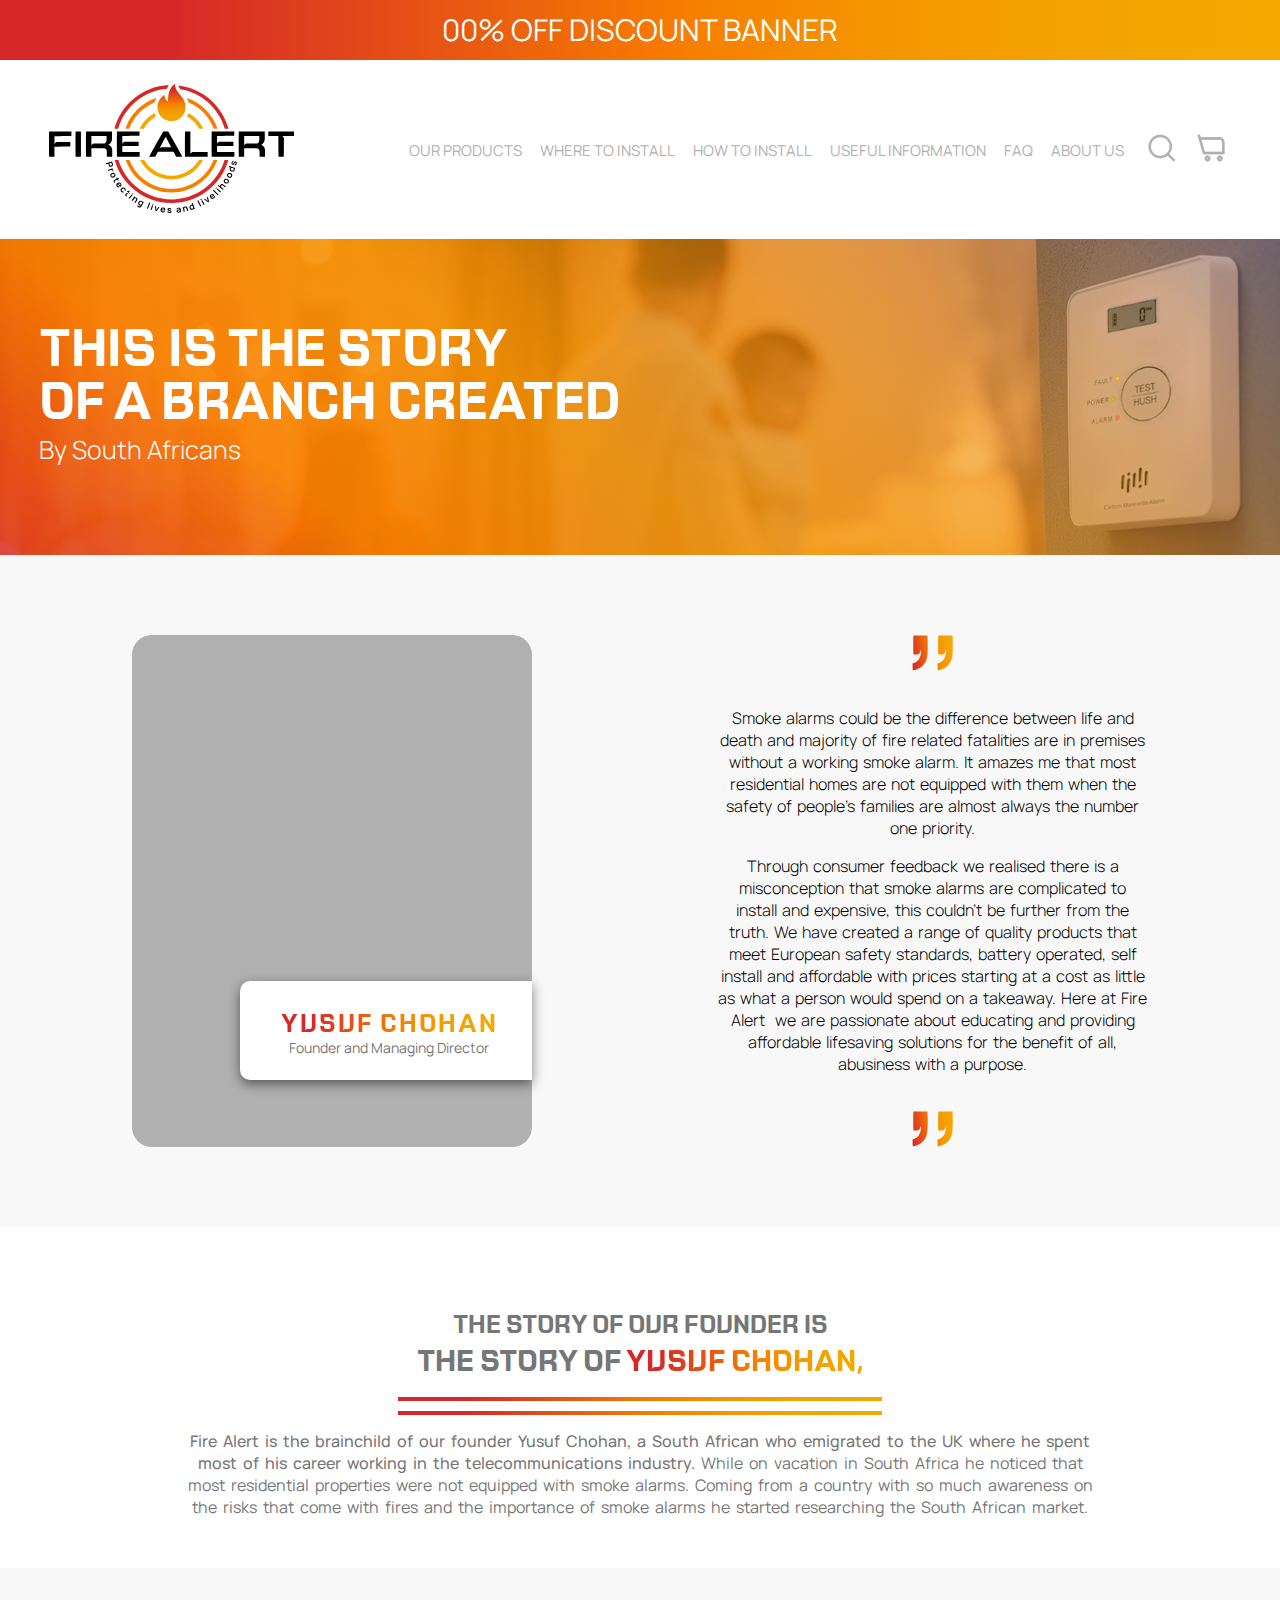
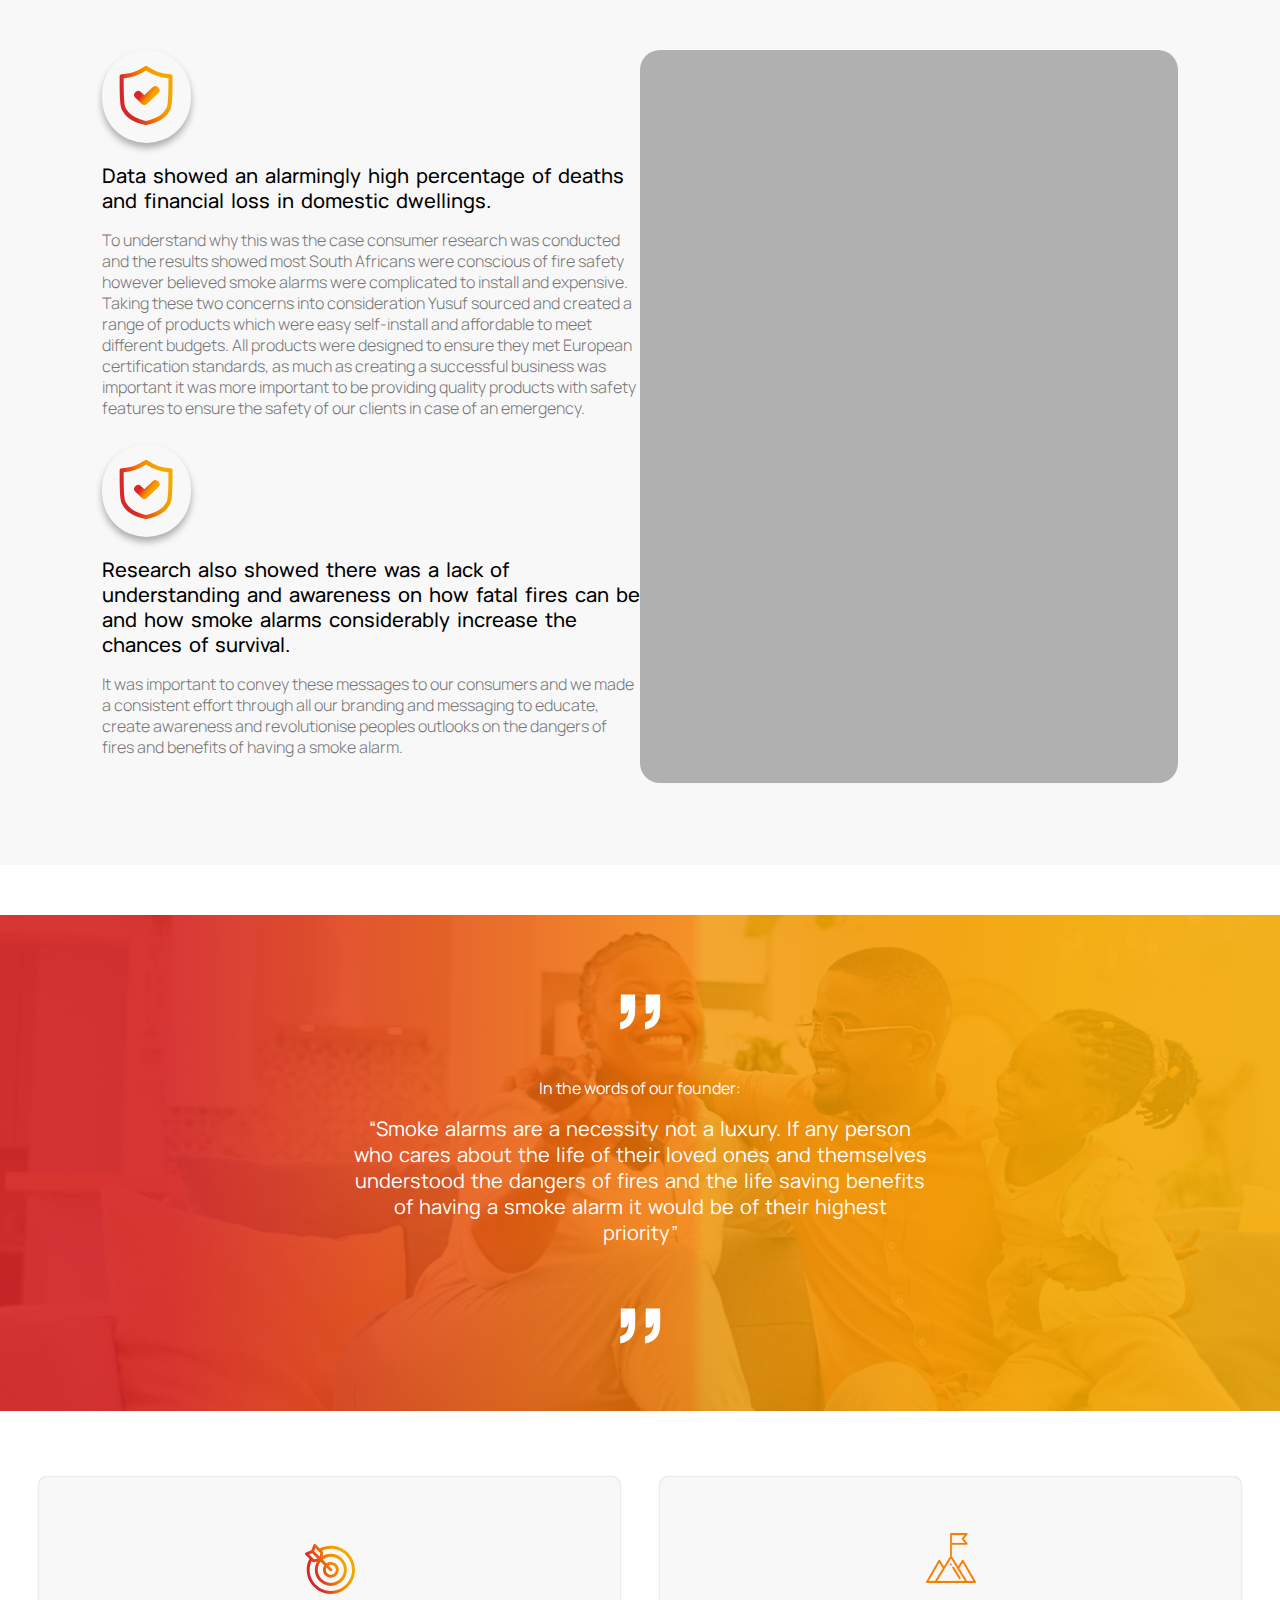
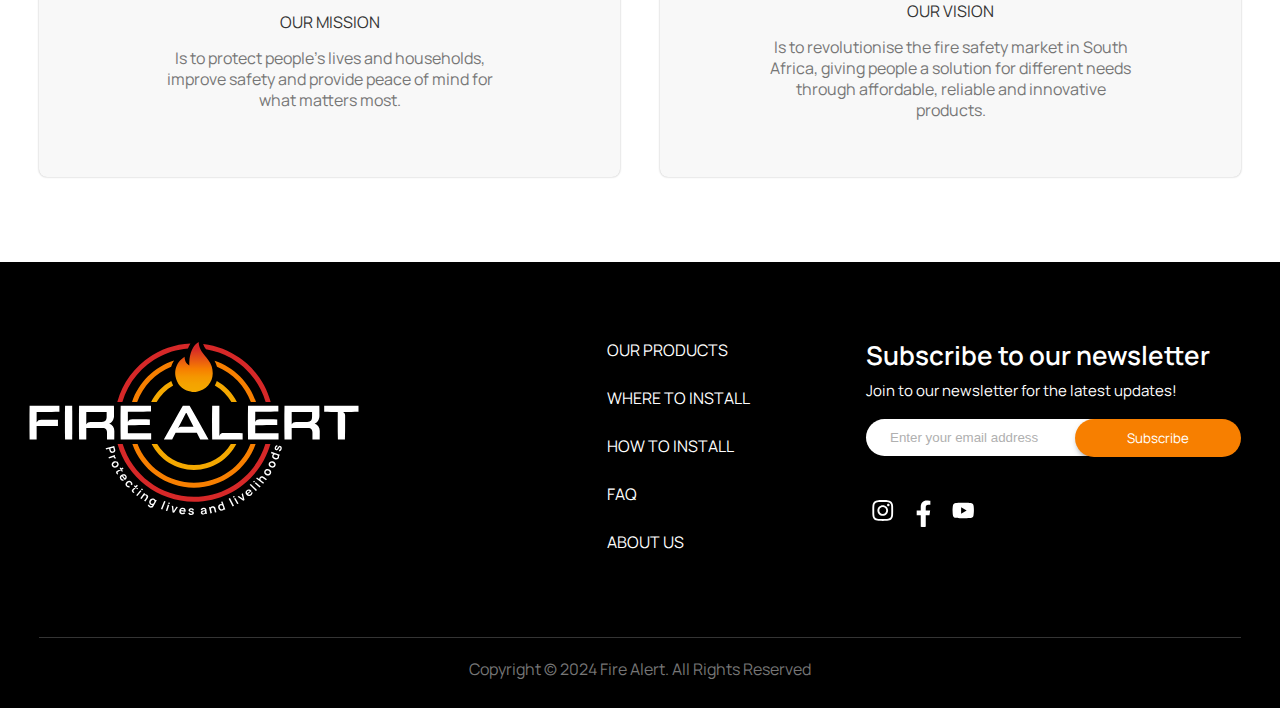
<file: about.html>
<!DOCTYPE html>
<html lang="en">
  <head>
    <meta charset="UTF-8" />
    <meta name="viewport" content="width=device-width, initial-scale=1.0" />
    <title>About us</title>
    <link rel="stylesheet" href="css/reset.css" />
    <link rel="stylesheet" href="css/style.css" />
    <link rel="stylesheet" href="css/plp.css" />
    <link rel="stylesheet" href="css/pdp.css" />
    <link rel="stylesheet" href="css/about.css" />
    <link rel="stylesheet" href="css/mobile.css" />
    <link rel="preconnect" href="https://fonts.googleapis.com" />
    <link rel="preconnect" href="https://fonts.gstatic.com" crossorigin />
    <link
      href="https://fonts.googleapis.com/css2?family=Manrope:wght@200..800&display=swap"
      rel="stylesheet"
    />
  </head>
  <body>
    <main class="home">
      <header class="header-fire">
        <div class="banner-top">
          <p
            class="paragraph letter--medium paragraph--white paragraph--semibold"
          >
            00% OFF DISCOUNT BANNER
          </p>
        </div>
        <nav class="navbar">
          <label class="nav__toggle">
            <input type="checkbox" id="menu-input" class="nav__input" />
          </label>

          <figure class="main-logo">
            <a href="#">
              <img src="assets/img/logo.svg" alt="logo Fire🔥alert" />
            </a>
          </figure>
          <figure class="cart-mobile">
            <img src="assets/img/svg/cart.svg" alt="" />
          </figure>
          <ul class="menu-links">
            <li>
              <a
                href="#"
                class="link link--upper link--medium link--semibold link--light-gray"
              >
                Our products
              </a>
            </li>

            <li>
              <a
                href="#"
                class="link link--upper link--medium link--semibold link--light-gray"
              >
                Where to install
              </a>
            </li>

            <li>
              <a
                href="#"
                class="link link--upper link--medium link--semibold link--light-gray"
              >
                how to install
              </a>
            </li>

            <li>
              <a
                href="#"
                class="link link--upper link--medium link--semibold link--light-gray"
              >
                Useful information
              </a>
            </li>

            <li>
              <a
                href="#"
                class="link link--upper link--medium link--semibold link--light-gray"
              >
                Faq
              </a>
            </li>

            <li>
              <a
                href="#"
                class="link link--upper link--medium link--semibold link--light-gray"
              >
                About us
              </a>
            </li>
            <div class="action-buttons">
              <button class="search-btn">
                <a href="#" class="">
                  <img
                    src="assets/img/svg/search.svg"
                    class="search-img"
                    alt="search"
                  />
                </a>
              </button>
              <button class="cart-btn">
                <a href="#" class="">
                  <img
                    src="assets/img/svg/cart.svg"
                    class="cart-img"
                    alt="cart"
                  />
                </a>
              </button>
            </div>
          </ul>
        </nav>
      </header>
      <section class="this-is-the-story">
        <div class="container">
          <div class="container-story">
            <h3 class="title title--upper title--white">
              This is the story <br />
              <span class="title--big">OF a branch created</span>
            </h3>
            <p class="paragraph paragraph--semi paragraph--white">
              By South Africans
            </p>
          </div>
        </div>
      </section>
      <section class="yusuf-chohan">
        <div class="container">
          <div class="container-yusuf">
            <div class="yusuf__img">
              <!-- <img
                width="auto"
                height="auto"
                loading="lazy"
                src=""
                alt="yusuf chohan"
              /> -->
              <article class="yusuf__person-details">
                <h3 class="title title--upper title--gradient">yusuf chohan</h3>
                <p class="paragraph paragraph--gray">
                  Founder and Managing Director
                </p>
              </article>
            </div>
            <div class="yusuf__info">
              <p class="paragraph paragraph--dark-gray paragraph--semi">
                Smoke alarms could be the difference between life and death and
                majority of fire related fatalities are in premises without a
                working smoke alarm. It amazes me that most residential homes
                are not equipped with them when the safety of people's families
                are almost always the number one priority.
              </p>
              <br />
              <p class="paragraph paragraph--dark-gray paragraph--semi">
                Through consumer feedback we realised there is a misconception
                that smoke alarms are complicated to install and expensive, this
                couldn’t be further from the truth. We have created a range of
                quality products that meet European safety standards, battery
                operated, self install and affordable with prices starting at a
                cost as little as what a person would spend on a takeaway. Here
                at Fire Alert  we are passionate about educating and providing
                affordable lifesaving solutions for the benefit of all,
                abusiness with a purpose.
              </p>
            </div>
          </div>
        </div>
      </section>
      <section class="the-story-yusuf">
        <div class="container">
          <div class="the-story-yusuf__info">
            <h3 class="title title--upper title--gray">
              The story of our founder is
              <span>
                The story of
                <strong class="title--gradient">yusuf chohan,</strong>
              </span>
            </h3>
            <p class="paragraph paragraph--gray">
              <strong
                >Fire Alert is the brainchild of our founder Yusuf Chohan, a
                South African who emigrated to the UK where he spent most of his
                career working in the telecommunications industry.</strong
              >
              While on vacation in South Africa he noticed that most residential
              properties were not equipped with smoke alarms. Coming from a
              country with so much awareness on the risks that come with fires
              and the importance of smoke alarms he started researching the
              South African market.
            </p>
          </div>
        </div>
      </section>
      <section class="data-showed">
        <div class="container">
          <div class="container-data-showed">
            <div class="data-showed__info">
              <div class="data-showed__icon">
                <img
                  width="59"
                  height="59"
                  loading="lazy"
                  src="assets/img/svg/icon-data.svg"
                  alt="data showed"
                />
              </div>
              <strong>
                Data showed an alarmingly high percentage of deaths and
                financial loss in domestic dwellings.
              </strong>
              <p class="paragraph paragraph--gray paragraph--semi">
                To understand why this was the case consumer research was
                conducted and the results showed most South Africans were
                conscious of fire safety however believed smoke alarms were
                complicated to install and expensive. Taking these two concerns
                into consideration Yusuf sourced and created a range of products
                which were easy self-install and affordable to meet different
                budgets. All products were designed to ensure they met European
                certification standards, as much as creating a successful
                business was important it was more important to be providing
                quality products with safety features to ensure the safety of
                our clients in case of an emergency.
              </p>
              <div class="data-showed__icon">
                <img
                  width="59"
                  height="59"
                  loading="lazy"
                  src="assets/img/svg/icon-data.svg"
                  alt="data showed"
                />
              </div>
              <strong>
                Research also showed there was a lack of understanding and
                awareness on how fatal fires can be and how smoke alarms
                considerably increase the chances of survival.
              </strong>
              <p class="paragraph paragraph--gray paragraph--semi">
                It was important to convey these messages to our consumers and
                we made a consistent effort through all our branding and
                messaging to educate, create awareness and revolutionise peoples
                outlooks on the dangers of fires and benefits of having a smoke
                alarm.
              </p>
            </div>
            <div class="data-showed__img"></div>
          </div>
        </div>
      </section>
      <section class="testimonial">
        <div class="container">
          <article class="container-testimonial">
            <span class="paragraph paragraph--white">
              In the words of our founder:
            </span>
            <p class="paragraph paragraph--white">
              “Smoke alarms are a necessity not a luxury. If any person who
              cares about the life of their loved ones and themselves understood
              the dangers of fires and the life saving benefits of having a
              smoke alarm it would be of their highest priority”
            </p>
          </article>
        </div>
      </section>
      <section class="mission-vision">
        <div class="container">
          <div class="mission-vision__cards">
            <article class="mission-vision__card">
              <img
                width="50"
                height="50"
                loading="lazy"
                src="assets/img/svg/icon-mission.svg"
                alt="misiion"
              />
              <h4 class="title title--dark-gray title--upper">
                Our mission
              </h4>
              <p class="paragraph paragraph--gray">
                Is to protect people’s lives and households, 
                improve safety and provide peace of mind for 
                what matters most.
              </p>
            </article>
            <article class="mission-vision__card">
              <img
                width="50"
                height="50"
                loading="lazy"
                src="assets/img/svg/icon-vision.png"
                alt="vision"
              />
              <h4 class="title title--dark-gray title--upper">
                Our vision
              </h4>
              <p class="paragraph paragraph--gray">
                Is to revolutionise the fire safety market in 
                South Africa, giving people a solution for 
                different needs through affordable, reliable and 
                innovative products.
              </p>
            </article>
            
          </div>
        </div>
      </section>
      <footer>
        <div class="container">
          <div class="footer-container">
            <div class="footer-logo">
              <img src="assets/img/logo-footer.svg" alt="logo" />
            </div>
            <div class="footer-links">
              <ul>
                <li>
                  <a href="#" class="link link--gray">OUR PRODUCTS</a>
                </li>
                <li>
                  <a href="#" class="link link--gray">WHERE TO INSTALL</a>
                </li>
                <li>
                  <a href="#" class="link link--gray">HOW TO INSTALL</a>
                </li>
                <li>
                  <a href="#" class="link link--gray">FAQ</a>
                </li>
                <li>
                  <a href="#" class="link link--gray">ABOUT US</a>
                </li>
              </ul>
            </div>
            <div class="footer-subscribe">
              <h3 class="title--white">Subscribe to our newsletter</h3>
              <p class="paragraph--white">
                Join to our newsletter for the latest updates!
              </p>
              <form action="" class="form-subscribe">
                <input
                  type="email"
                  placeholder="Enter your email address"
                  class="input input--radius input--gray"
                />
                <button class="btn btn--radius btn--gradient btn--medium">
                  Subscribe
                </button>
              </form>
              <div class="redes-social">
                <div class="instagram">
                  <a target="_blank" href="https://www.instagram.com/">
                    <img src="assets/img/svg/instagram.svg" alt="instagram" />
                  </a>
                </div>
                <div class="facebook">
                  <a
                    target="_blank"
                    href="https://es-la.facebook.com/login/device-based/regular/login/"
                  >
                    <img src="assets/img/svg/Facebook.svg" alt="facebook" />
                  </a>
                </div>
                <div class="youtube">
                  <a target="_blank" href="https://www.youtube.com/">
                    <img src="assets/img/svg/Youtube.svg" alt="youtube" />
                  </a>
                </div>
              </div>
            </div>
          </div>
          <div class="copyright">
            <p class="paragraph paragraph--gray paragraph--semibold">
              Copyright &copy; 2024 Fire Alert. All Rights Reserved
            </p>
          </div>
        </div>
      </footer>
      <script src="js/plp.js"></script>
    </main>
  </body>
</html>
</file>
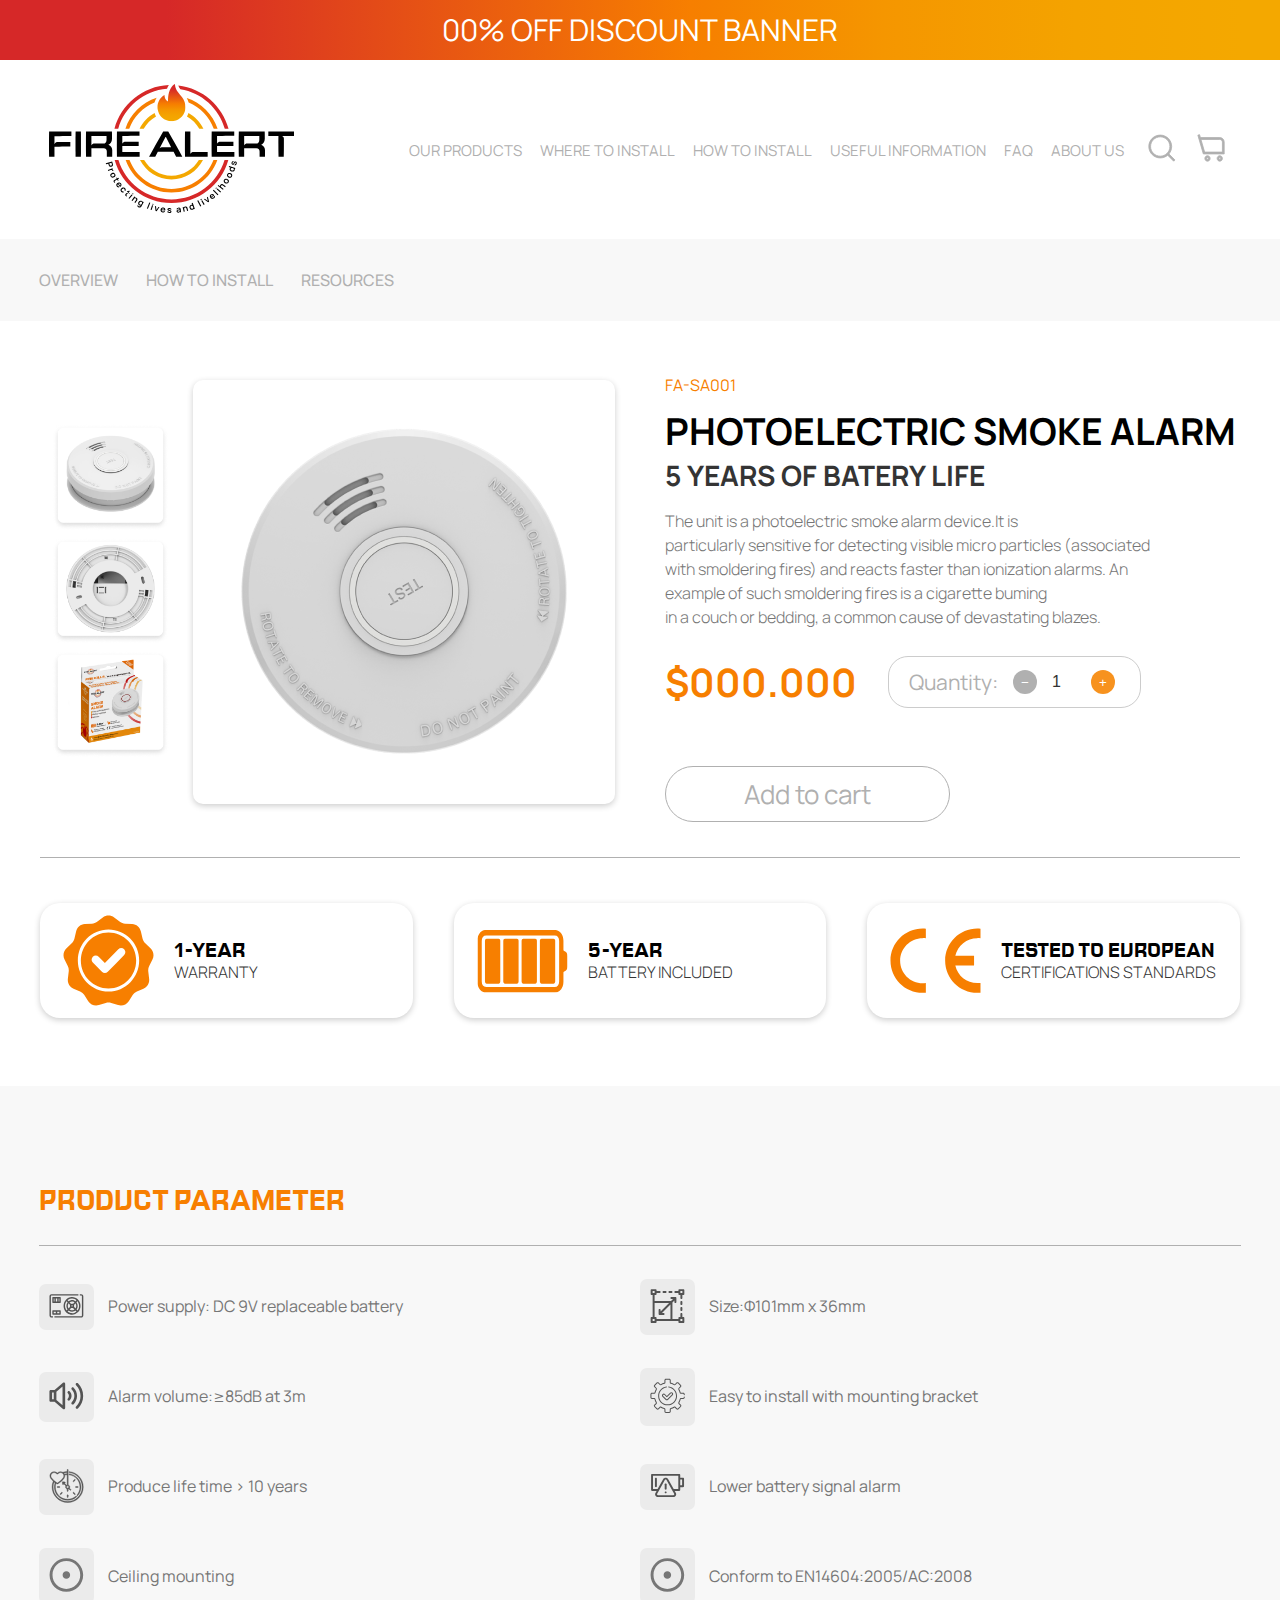
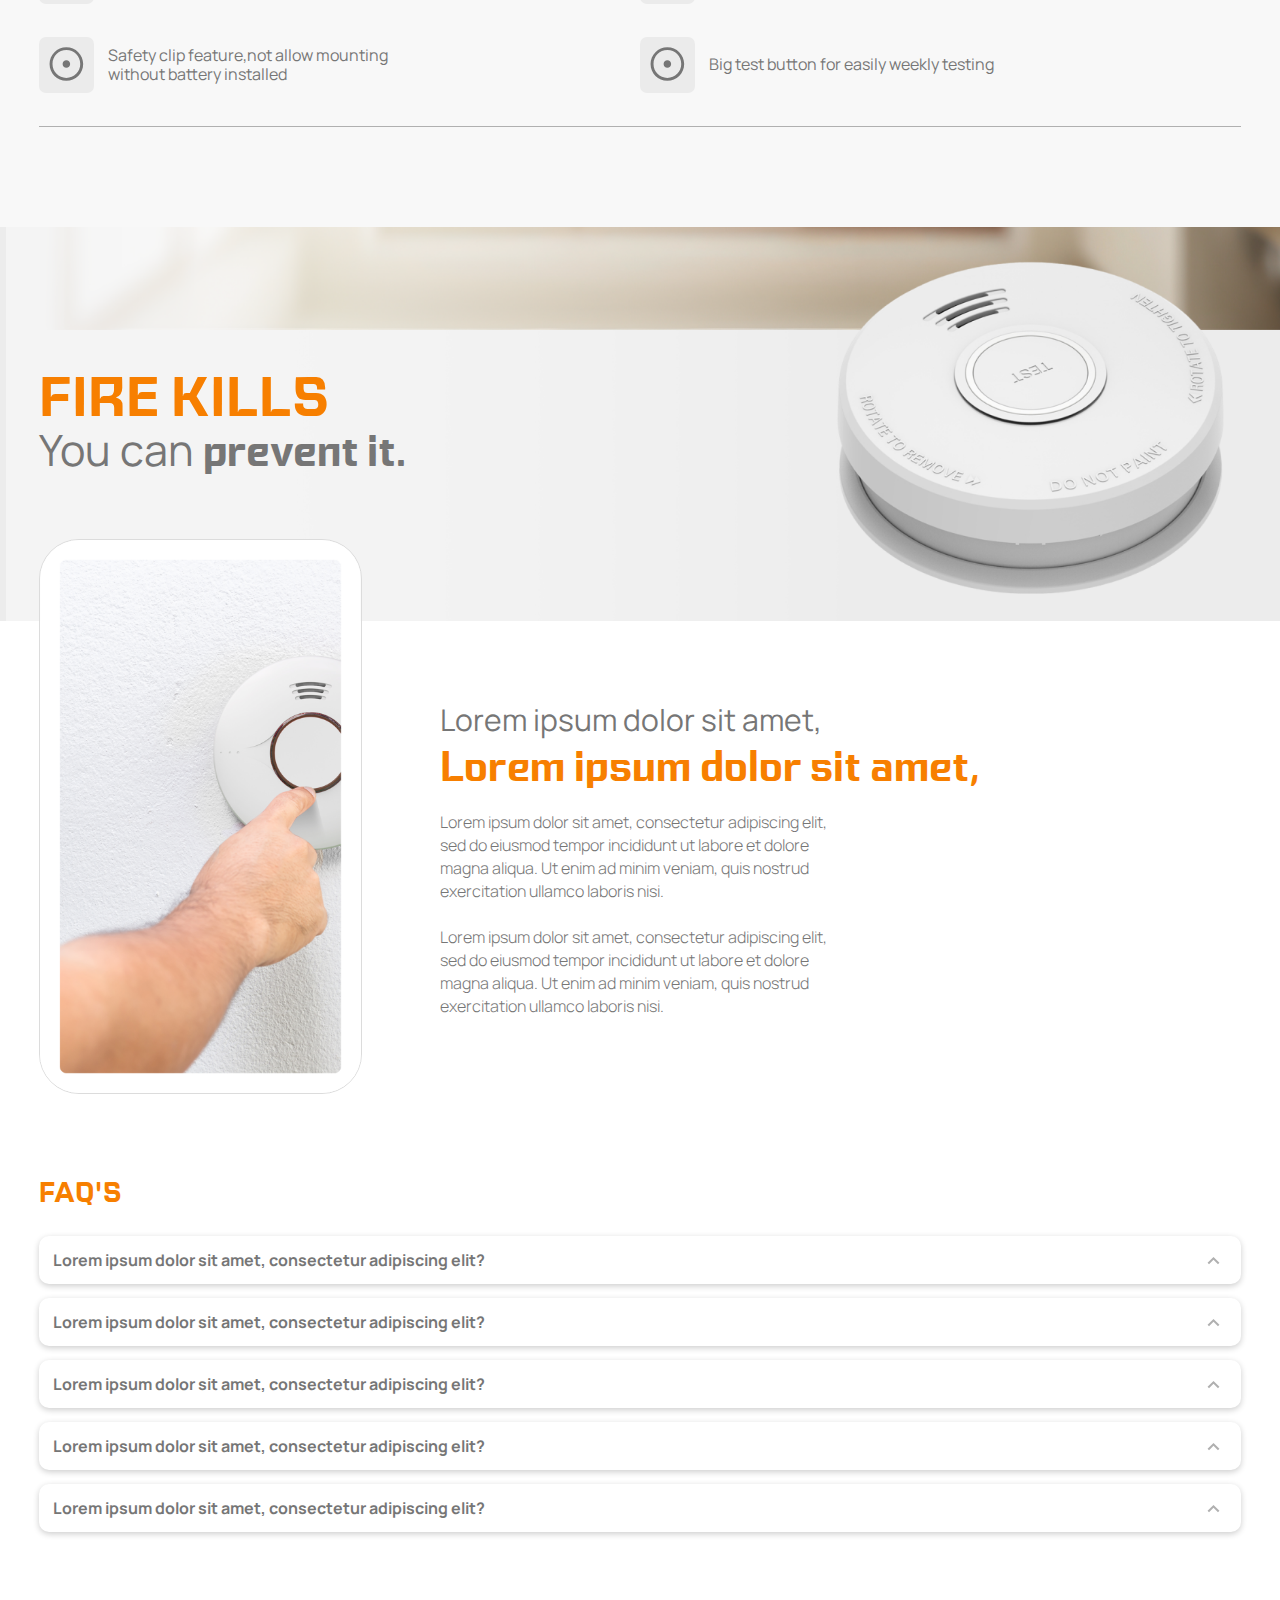
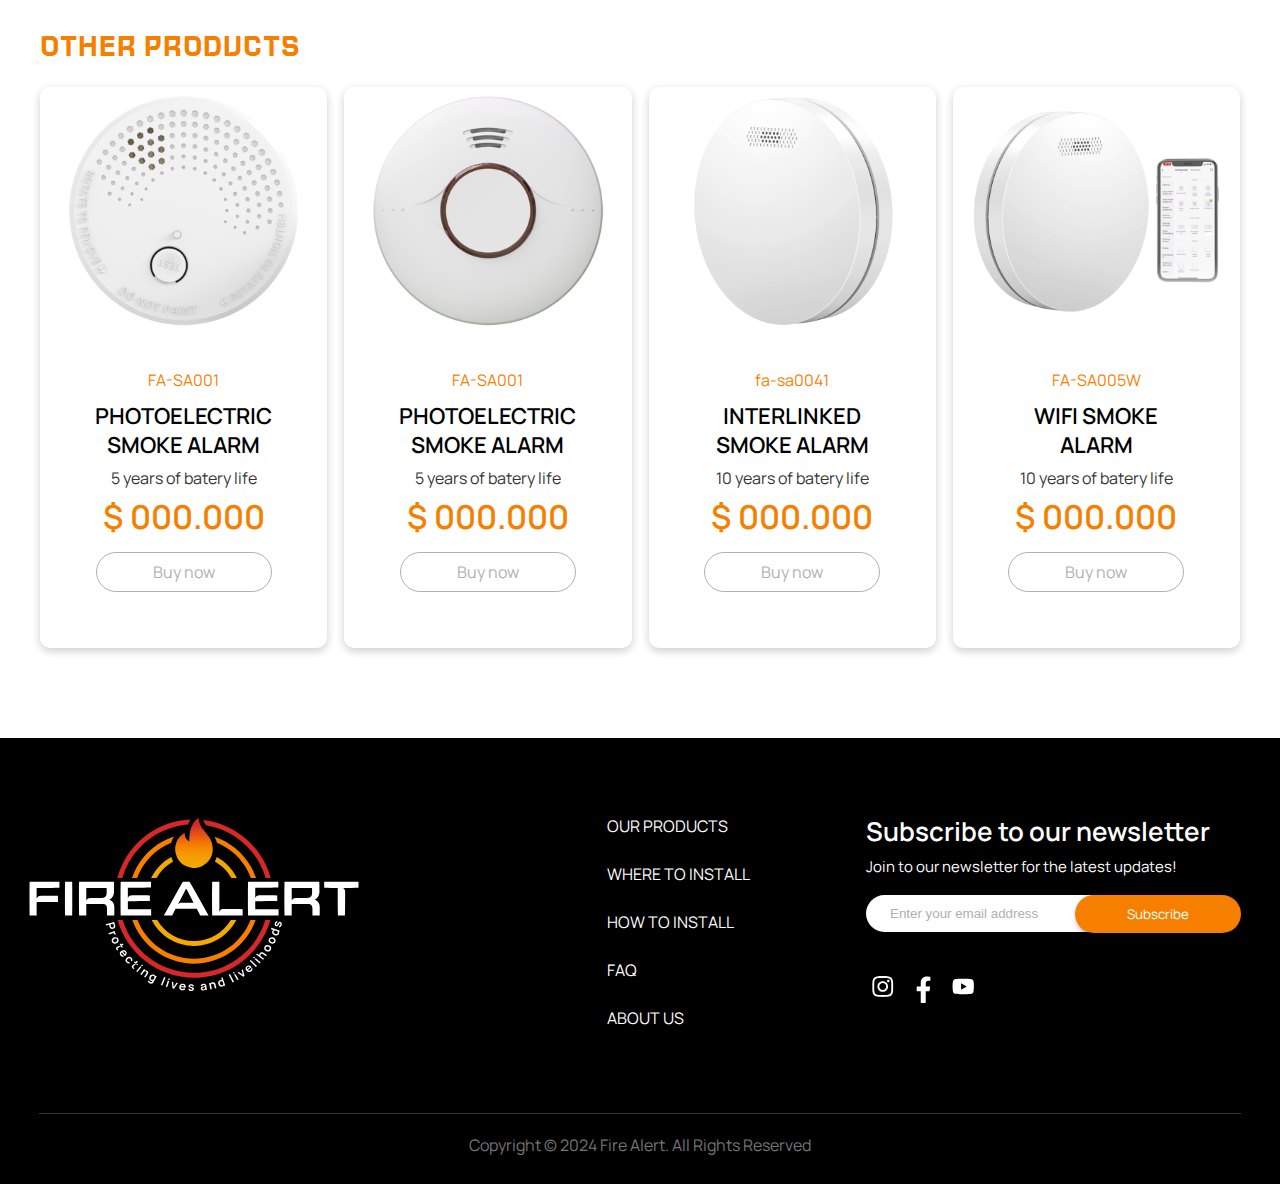
<file: pdp.html>
<!DOCTYPE html>
<html lang="en">
<head>
    <meta charset="UTF-8">
    <meta name="viewport" content="width=device-width, initial-scale=1.0">
    <title>Plp</title>
    <link rel="stylesheet" href="css/reset.css">
    <link rel="stylesheet" href="css/style.css">
    <link rel="stylesheet" href="css/plp.css">
    <link rel="stylesheet" href="css/pdp.css">
    <link rel="stylesheet" href="css/mobile.css">
    <link rel="preconnect" href="https://fonts.googleapis.com">
    <link rel="preconnect" href="https://fonts.gstatic.com" crossorigin>
    <link href="https://fonts.googleapis.com/css2?family=Manrope:wght@200..800&display=swap" rel="stylesheet">
</head>
<body>
    <main class="home">
        <header class="header-fire">
            <div class="banner-top">
                <p class="paragraph letter--medium paragraph--white paragraph--semibold">00% OFF DISCOUNT BANNER</p>
            </div>
            <nav class="navbar">
                <label class="nav__toggle">
                    <input type="checkbox" id="menu-input"
                    class="nav__input">
                </label>

                <figure class="main-logo">
                    <a href="#">
                       <img src="assets/img/logo.svg"
                        alt="logo Fire🔥alert"> 
                    </a>
                </figure>
                <figure class="cart-mobile">
                    <img src="assets/img/svg/cart.svg" alt="">
                </figure>
                <ul class="menu-links">
                    <li>
                        <a href="#" class="link link--upper link--medium link--semibold link--light-gray">
                            Our products
                        </a>
                    </li>

                    <li>
                        <a href="#" class="link link--upper  link--medium link--semibold link--light-gray">
                            Where to install
                        </a>
                    </li>

                    <li>
                        <a href="#" class="link link--upper  link--medium link--semibold link--light-gray">
                            how to install
                        </a>
                    </li>

                    <li>
                        <a href="#" class="link link--upper  link--medium link--semibold link--light-gray">
                            Useful information
                        </a>
                    </li>

                    <li>
                        <a href="#" class="link link--upper  link--medium link--semibold link--light-gray">
                            Faq
                        </a>
                    </li>

                    <li>
                        <a href="#" class="link link--upper  link--medium link--semibold link--light-gray">
                            About us
                        </a>
                    </li>
                    <div class="action-buttons">
                        <button class="search-btn">
                            <a href="#" class="">
                                <img src="assets/img/svg/search.svg" class="search-img" alt="search">
                            </a>
                        </button>
                        <button class="cart-btn">
                            <a href="#" class="">
                                <img src="assets/img/svg/cart.svg" class="cart-img" alt="cart">
                            </a>
                        </button>
                    </div>
                </ul>
            </nav>
            
        </header>
        <section class="options-details">
                <div class="container">
                    <div class="container-products__options">
                        <a href="#" class="link link--upper link--light-gray link--border">
                        Overview
                        </a>
                        <a href="#" class="link link--upper link--light-gray link--border">
                            How to install
                        </a>
                        <a href="#" class="link link--upper link--light-gray link--border">
                            Resources
                        </a> 
                    </div>
                </div>
        </section>
        <section class="details-products">
            <div class="container">
                <div class="details-products__description">
                    <div class="cards-products__imgs">
                        <div class="cards-products__details">
                            <div class="card-product__detail">
                                <img src="assets/img/pdp/card-ceiling-img.png" alt="ceiling">
                            </div>
                            <div class="card-product__detail">
                                <img src="assets/img/pdp/card-opuesto-img.png" alt="opuesto">
                            </div>
                            <div class="card-product__detail">
                                <img src="assets/img/pdp/card-box-img.png" alt="ceiling">
                            </div>
                        </div>
                        <div class="card-main__products">
                            <img src="assets/img/pdp/fa-sa001.png" alt="fa-sa001">
                        </div>
                    </div>
                    <div class="cards-products__info">
                        <span class="title--orange">FA-SA001</span>
                        <h3 class="title title--upper title--black">
                            Photoelectric Smoke Alarm
                        </h3>
                        <span class="title--dark-gray title--upper span--medium">
                            5 years of batery life
                        </span>
                        <p class="paragraph paragraph--semi paragraph--gray">
                            The unit is a photoelectric smoke alarm device.It is <br>
                            particularly sensitive for detecting visible micro­ particles (associated <br class="title-desktop">
                            with smoldering fires) and reacts faster than ionization alarms. An <br class="title-desktop"> 
                            example of such smoldering fires is a cigarette buming <br class="title-desktop">
                            in a couch or bedding, a common cause of devastating blazes.
                        </p>
                        <div class="cards-values">
                            <div class="price-quantity-container">
                                <span class="price paragraph paragraph--orange">$000.000</span>
                                <div class="quantity-control">
                                    <label for="quantity">Quantity:</label>
                                    <button class="decrement">−</button>
                                    <input type="number" id="quantity" value="1" min="1">
                                    <button class="increment">+</button>
                                </div>
                            </div>
                        </div>
                        <a href="#" class="btn btn--radius btn--light-gray">Add to cart</a>
                    </div>
                </div>
                <div class="item-products__details">
                    <div class="item-product__detail">
                        <img src="assets/img/svg/icon-warranty.svg" alt="warranty">
                        <div class="item-product__info">
                            <span class="title title--upper title--bold">1-year</span>
                            <p class="paragraph paragraph--upper paragraph--semi paragraph-dark-gray">Warranty</p>
                        </div>
                    </div>
                    <div class="item-product__detail">
                        <img src="assets/img/svg/icon-battery.svg" alt="battery">
                        <div class="item-product__info">
                            <span class="title title--upper title--bold">5-year</span>
                            <p class="paragraph paragraph--upper paragraph--semi paragraph-dark-gray">Battery included</p>
                        </div>
                    </div>
                    <div class="item-product__detail">
                        <img src="assets/img/svg/icon-certifications.svg" alt="certifications">
                        <div class="item-product__info">
                            <span class="title title--upper title--bold">Tested to european</span>
                            <p class="paragraph paragraph--upper paragraph--semi paragraph-dark-gray">Certifications standards</p>
                        </div>
                    </div>
                </div>
            </div>
        </section>
        <section class="product-parameter">
            <div class="container">
                <div class="container-paramater">
                    <div class="parameter-title">
                        <h3 class="title title--orange title--upper">Product parameter</h3>
                    </div>
                    <div class="parameter-cards__icons">

                        <div class="parameter-card__icon">
                            <div class="card__icon-img">
                                <img src="assets/img/svg/icon-power-suply.svg" alt="power suply">
                            </div>
                            <div class="card__icon-info">
                                <p class="paragraph paragraph--gray">Power supply: DC 9V replaceable battery</p>
                            </div>
                        </div>
                        <div class="parameter-card__icon">
                            <div class="card__icon-img">
                                <img src="assets/img/svg/icon-size.svg" alt="size">
                            </div>
                            <div class="card__icon-info">
                                <p class="paragraph paragraph--gray">Size:Φ101mm x 36mm</p>
                            </div>
                        </div>

                        <div class="parameter-card__icon">
                            <div class="card__icon-img">
                                <img src="assets/img/svg/icon-alarm-volume.svg" alt="alarm volume">
                            </div>
                            <div class="card__icon-info">
                                <p class="paragraph paragraph--gray">Alarm volume:≥85dB at 3m</p>
                            </div>
                        </div>
                        <div class="parameter-card__icon">
                            <div class="card__icon-img">
                                <img src="assets/img/svg/icon-easy.svg" alt="easy to install">
                            </div>
                            <div class="card__icon-info">
                                <p class="paragraph paragraph--gray">Easy to install with mounting bracket</p>
                            </div>
                        </div>

                        <div class="parameter-card__icon">
                            <div class="card__icon-img">
                                <img src="assets/img/svg/icon-produce-life.svg" alt="produce life">
                            </div>
                            <div class="card__icon-info">
                                <p class="paragraph paragraph--gray">Produce life time > 10 years</p>
                            </div>
                        </div>
                        <div class="parameter-card__icon">
                            <div class="card__icon-img">
                                <img src="assets/img/svg/icon-low-battery.svg" alt="lower battery">
                            </div>
                            <div class="card__icon-info">
                                <p class="paragraph paragraph--gray">Lower battery signal alarm</p>
                            </div>
                        </div>

                        <div class="parameter-card__icon">
                            <div class="card__icon-img">
                                <img src="assets/img/svg/icon-general-paramater.svg" alt="ceiling mounting">
                            </div>
                            <div class="card__icon-info">
                                <p class="paragraph paragraph--gray">Ceiling mounting</p>
                            </div>
                        </div>
                        <div class="parameter-card__icon">
                            <div class="card__icon-img">
                                <img src="assets/img/svg/icon-general-paramater.svg" alt="conform">
                            </div>
                            <div class="card__icon-info">
                                <p class="paragraph paragraph--gray">Conform to EN14604:2005/AC:2008</p>
                            </div>
                        </div>

                        <div class="parameter-card__icon">
                            <div class="card__icon-img">
                                <img src="assets/img/svg/icon-general-paramater.svg" alt="safety">
                            </div>
                            <div class="card__icon-info">
                                <p class="paragraph paragraph--gray">
                                    Safety clip feature,not allow mounting <br>
                                    without battery installed
                                </p>
                            </div>
                        </div>
                        <div class="parameter-card__icon">
                            <div class="card__icon-img">
                                <img src="assets/img/svg/icon-general-paramater.svg" alt="big test">
                            </div>
                            <div class="card__icon-info">
                                <p class="paragraph paragraph--gray">Big test button for easily weekly testing</p>
                            </div>
                        </div>
                    </div>
                </div>
            </div>
        </section>
        <section class="fire-kills">
            <div class="container">
                <div class="container-fire-kill">
                    <h3 class="title title--upper title--orange">
                        Fire kills
                    </h3>
                    <p class="title title--gray">You can <strong>prevent it.</strong></p>
                </div>
            </div>
        </section>
        <section class="lorem-ipsum">
            <div class="container">
                <div class="container-lorem-ipsum">
                    <div class="lorem-ipsum__img">
                        <img src="assets/img/pdp/lorem-ipsum-img.png" alt="video referente">
                    </div>
                    <div class="lorem-ipsum__info">
                        <span class="title title--gray">Lorem ipsum dolor sit amet,</span>
                        <h3 class="title title--orange">Lorem ipsum dolor sit amet,</h3>
                        <p class="paragraph paragraph--gray paragraph--semi">
                            Lorem ipsum dolor sit amet, consectetur adipiscing elit, <br  class="title-desktop">
                            sed do eiusmod tempor incididunt ut labore et dolore <br class="title-desktop"> 
                            magna aliqua. Ut enim ad minim veniam, quis nostrud <br class="title-desktop"> 
                            exercitation ullamco laboris nisi.
                            <br><br>
                            Lorem ipsum dolor sit amet, consectetur adipiscing elit, <br class="title-desktop">
                            sed do eiusmod tempor incididunt ut labore et dolore <br class="title-desktop"> 
                            magna aliqua. Ut enim ad minim veniam, quis nostrud <br class="title-desktop"> 
                            exercitation ullamco laboris nisi.
                        </p>
                    </div>
                </div>
            </div>
        </section>
        <section class="faq">
            <div class="container">
                <div class="container-faq">
                    <h3 class="title title--upper title--orange">
                        Faq's
                    </h3>
                    <details>
                        <summary>Lorem ipsum dolor sit amet, consectetur adipiscing elit?</summary>
                        <div class="accordion-content">
                            <p>Este es el contenido de la Sección 1.</p>
                        </div>
                    </details>
                
                    <details>
                        <summary>Lorem ipsum dolor sit amet, consectetur adipiscing elit?</summary>
                        <div class="accordion-content">
                            <p>Este es el contenido de la Sección 2.</p>
                        </div>
                    </details>
                
                    <details>
                        <summary>Lorem ipsum dolor sit amet, consectetur adipiscing elit?</summary>
                        <div class="accordion-content">
                            <p>Este es el contenido de la Sección 3.</p>
                        </div>
                    </details> 
                    
                    <details>
                        <summary>Lorem ipsum dolor sit amet, consectetur adipiscing elit?</summary>
                        <div class="accordion-content">
                            <p>Este es el contenido de la Sección 3.</p>
                        </div>
                    </details> 

                    <details>
                        <summary>Lorem ipsum dolor sit amet, consectetur adipiscing elit?</summary>
                        <div class="accordion-content">
                            <p>Este es el contenido de la Sección 3.</p>
                        </div>
                    </details> 
                </div>
            </div>
        </section>
        <section class="gallery-products">
            <div class="container">
                <div class="container-other-products">
                    <h3 class="title title--upper title--orange">
                        Other products
                    </h3>
                </div>
                <div class="gallery-products__cards">
                    <div class="gallery-product__card">
                        <figure class="gallery-product__img">
                            <img src="assets/img/plp/fa-sa002.png" alt="fa-sa002">
                        </figure>
                        <div class="gallery-product__info">
                            <span class="title--orange">FA-SA001</span>
                            <h3 class="title title--upper title--black">
                                Photoelectric <br>
                                Smoke Alarm
                            </h3>
                            <span class="title--dark-gray">
                                5 years of batery life
                            </span>
                            <p class="paragraph paragraph--orange">$ 000.000</p>
                            <a href="#" class="btn btn--radius btn--light-gray">
                                Buy now
                            </a>
                        </div>
                    </div>
                    <div class="gallery-product__card">
                        <figure class="gallery-product__img">
                            <img src="assets/img/plp/fa-sa003.png" alt="fa-sa003">
                        </figure>
                        <div class="gallery-product__info">
                            <span class="title--orange">FA-SA001</span>
                            <h3 class="title title--upper title--black">
                                Photoelectric <br>
                                Smoke Alarm
                            </h3>
                            <span class="title--dark-gray">
                                5 years of batery life
                            </span>
                            <p class="paragraph paragraph--orange">$ 000.000</p>
                            <a href="#" class="btn btn--radius btn--light-gray">
                                Buy now
                            </a>
                        </div>
                    </div>
                    <div class="gallery-product__card">
                        <figure class="gallery-product__img">
                            <img src="assets/img/plp/fa-sa004I.png" alt="fa-sa004I">
                        </figure>
                        <div class="gallery-product__info">
                            <span class="title--orange">fa-sa0041</span>
                            <h3 class="title title--upper title--black">
                                Interlinked<br>
                                smoke alarm
                            </h3>
                            <span class="title--dark-gray">
                                10 years of batery life
                            </span>
                            <p class="paragraph paragraph--orange">$ 000.000</p>
                            <a href="#" class="btn btn--radius btn--light-gray">
                                Buy now
                            </a>
                        </div>
                    </div>
                    <div class="gallery-product__card">
                        <figure class="gallery-product__img">
                            <img src="assets/img/plp/fa-sa005w.png" alt="fa-sa005w">
                        </figure>
                        <div class="gallery-product__info">
                            <span class="title--orange">FA-SA005W</span>
                            <h3 class="title title--upper title--black">
                                wifi smoke <br>
                                alarm
                            </h3>
                            <span class="title--dark-gray">
                                10 years of batery life
                            </span>
                            <p class="paragraph paragraph--orange">$ 000.000</p>
                            <a href="#" class="btn btn--radius btn--light-gray">
                                Buy now
                            </a>
                        </div>
                    </div>
                </div>
            </div>
        </section>
        <footer>
            <div class="container">
                <div class="footer-container">
                    <div class="footer-logo">
                        <img src="assets/img/logo-footer.svg" alt="logo">
                    </div>
                    <div class="footer-links">
                        <ul>
                            <li>
                                <a href="#" class="link link--gray">OUR PRODUCTS</a>
                            </li>
                            <li>
                                <a href="#" class="link link--gray">WHERE TO INSTALL</a>
                            </li>
                            <li>
                                <a href="#" class="link link--gray">HOW TO INSTALL</a>
                            </li>
                            <li>
                                <a href="#" class="link link--gray">FAQ</a>
                            </li>
                            <li>
                                <a href="#" class="link link--gray">ABOUT US</a>
                            </li>
                        </ul>
                    </div>    
                    <div class="footer-subscribe">
                        <h3 class="title--white">Subscribe to our newsletter</h3>
                        <p class="paragraph--white">Join to our newsletter for the latest updates!</p>
                        <form action="" class="form-subscribe">
                            <input type="email" placeholder="Enter your email address" class="input input--radius input--gray">
                            <button class="btn btn--radius btn--gradient btn--medium">Subscribe</button>
                        </form>
                        <div class="redes-social">
                            <div class="instagram">
                                <a  target="_blank" href="https://www.instagram.com/">
                                   <img src="assets/img/svg/instagram.svg" alt="instagram"> 
                                </a>
                            </div>
                            <div class="facebook">
                                <a  target="_blank" href="https://es-la.facebook.com/login/device-based/regular/login/">
                                    <img src="assets/img/svg/Facebook.svg" alt="facebook">
                                </a>
                            </div>
                            <div class="youtube">
                                <a  target="_blank" href="https://www.youtube.com/">
                                   <img src="assets/img/svg/Youtube.svg" alt="youtube"> 
                                </a>
                            </div>
                        </div>
                    </div>   
                </div>
                <div class="copyright">
                    <p class="paragraph paragraph--gray paragraph--semibold">
                        Copyright &copy; 2024 Fire Alert. All Rights Reserved
                    </p>
                </div>
            </div>
        </footer>
       <script src="js/plp.js"></script>
    </main>
</body>
</html>
</file>
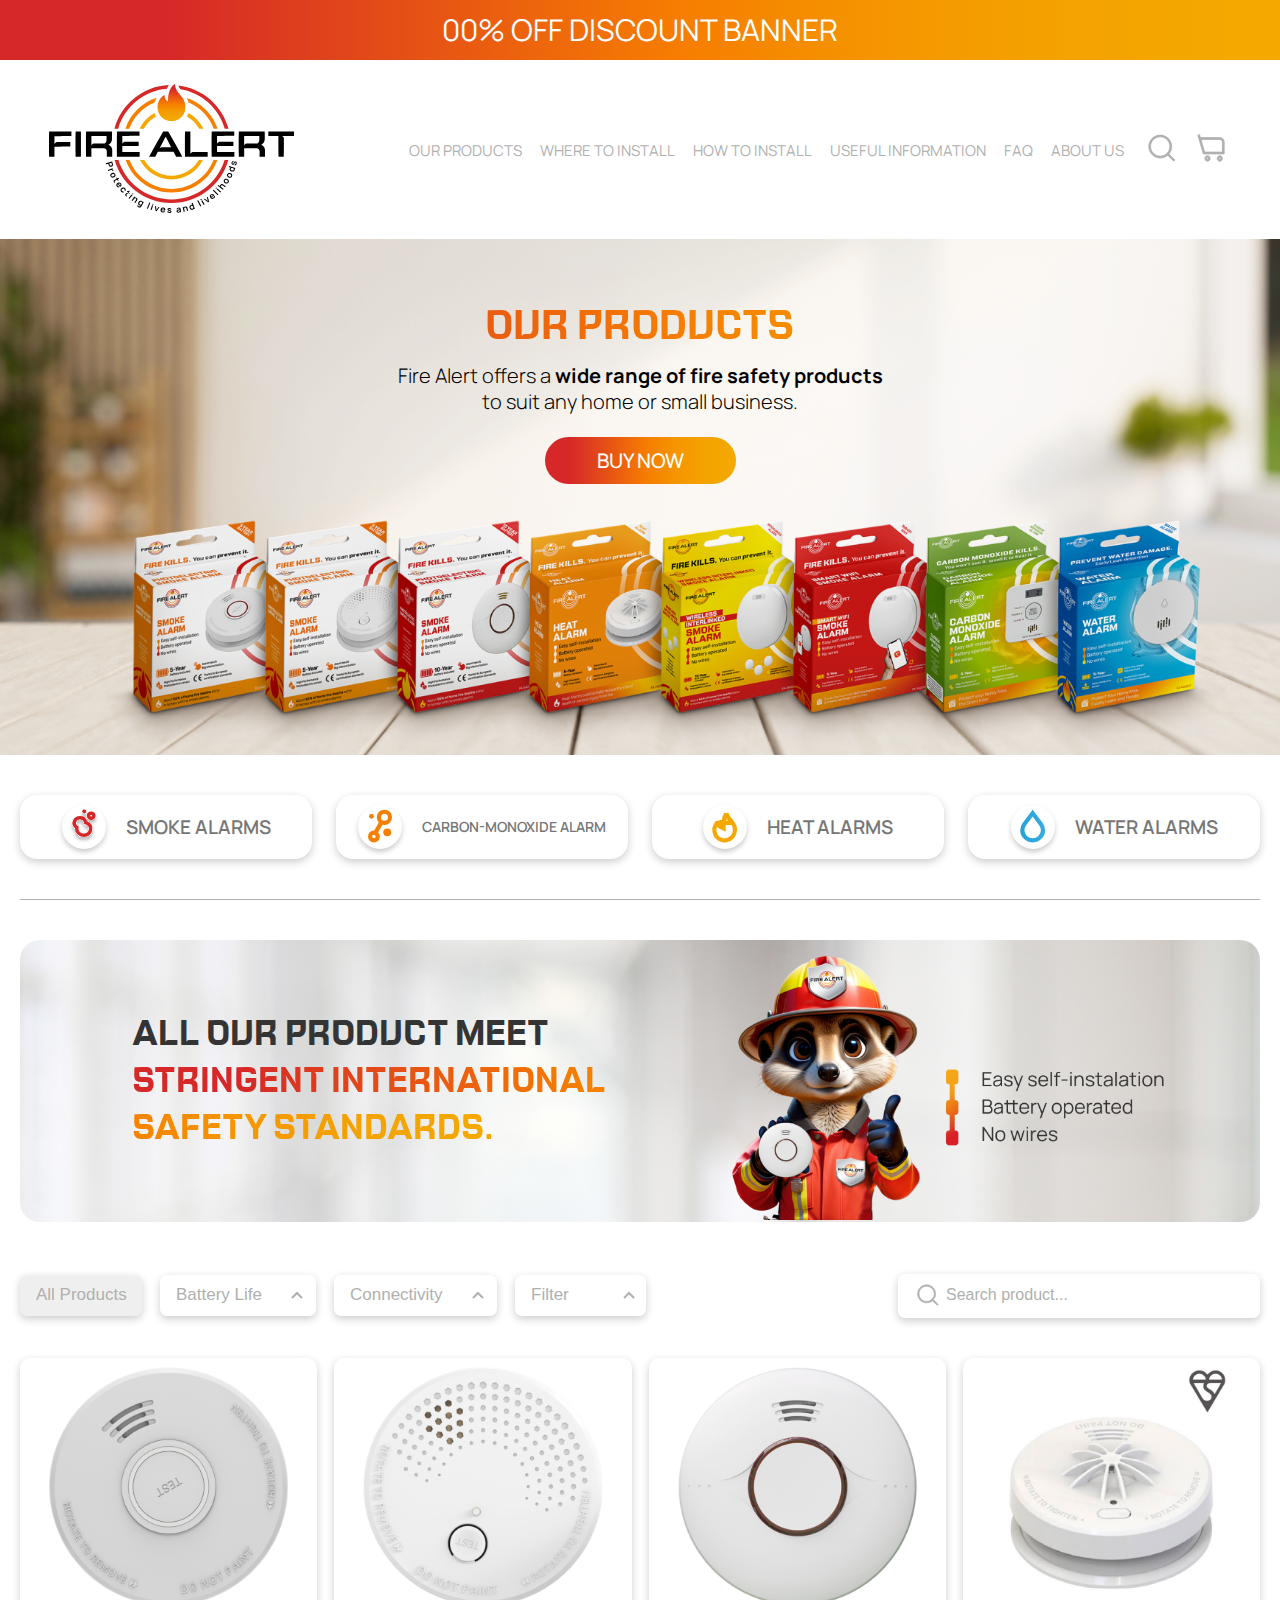
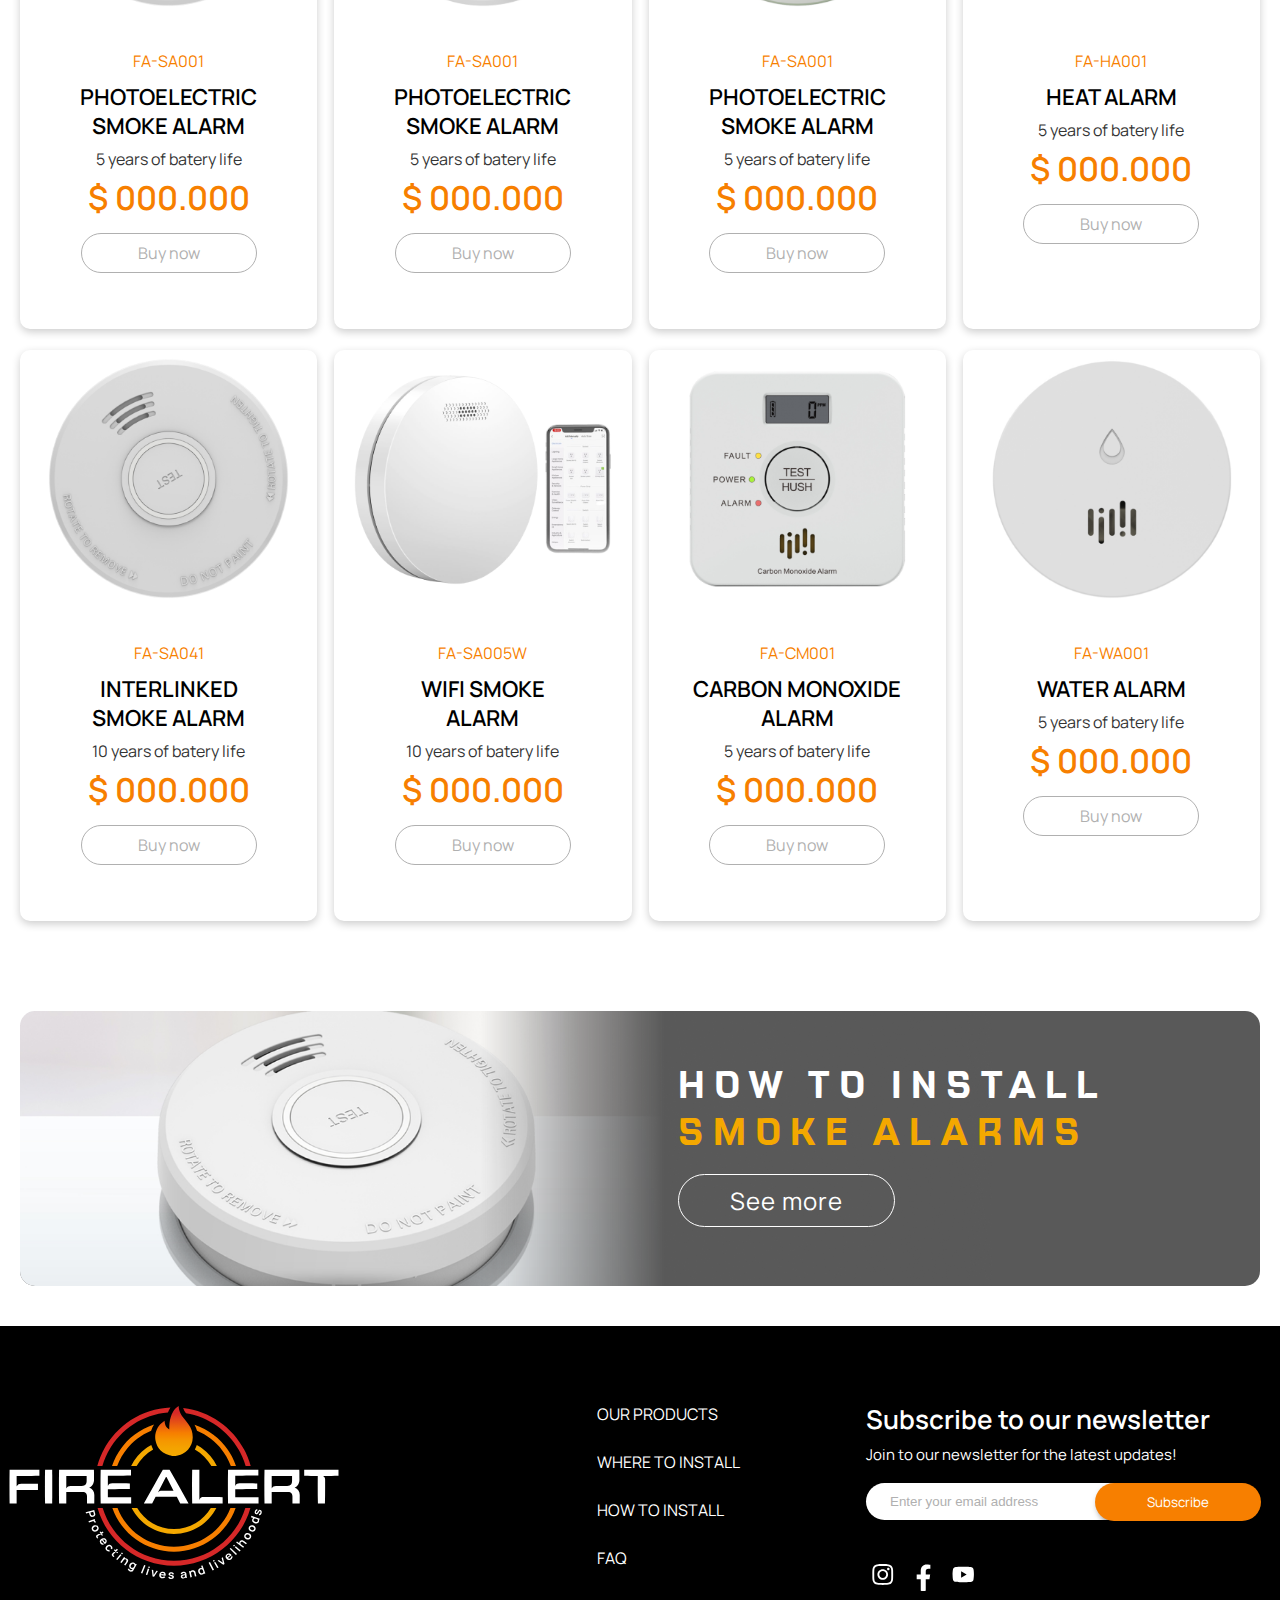
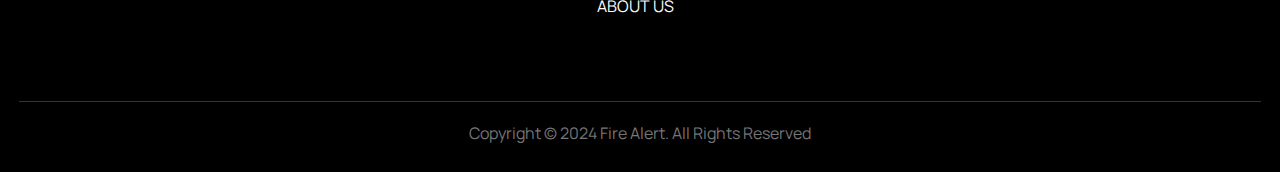
<file: plp.html>
<!DOCTYPE html>
<html lang="en">
<head>
    <meta charset="UTF-8">
    <meta name="viewport" content="width=device-width, initial-scale=1.0">
    <title>Plp</title>
    <link rel="stylesheet" href="css/reset.css">
    <link rel="stylesheet" href="css/style.css">
    <link rel="stylesheet" href="css/plp.css">
    <link rel="stylesheet" href="css/mobile.css">
    <link rel="preconnect" href="https://fonts.googleapis.com">
    <link rel="preconnect" href="https://fonts.gstatic.com" crossorigin>
    <link href="https://fonts.googleapis.com/css2?family=Manrope:wght@200..800&display=swap" rel="stylesheet">
</head>
<body>
    <main class="home">
        <header class="header-fire">
            <div class="banner-top">
                <p class="paragraph letter--medium paragraph--white paragraph--semibold">00% OFF DISCOUNT BANNER</p>
            </div>
            <nav class="navbar">
                <label class="nav__toggle">
                    <!-- <img src="assets/img/svg/bx-menu.svg" alt=""> -->
                    <input type="checkbox" id="menu-input"
                    class="nav__input">
                </label>

                <figure class="main-logo">
                    <a href="#">
                       <img src="assets/img/logo.svg"
                        alt="logo Fire🔥alert"> 
                    </a>
                </figure>
                <figure class="cart-mobile">
                    <img src="assets/img/svg/cart.svg" alt="">
                </figure>
                <ul class="menu-links">
                    <li>
                        <a href="#" class="link link--upper link--medium link--semibold link--light-gray">
                            Our products
                        </a>
                    </li>

                    <li>
                        <a href="#" class="link link--upper  link--medium link--semibold link--light-gray">
                            Where to install
                        </a>
                    </li>

                    <li>
                        <a href="#" class="link link--upper  link--medium link--semibold link--light-gray">
                            how to install
                        </a>
                    </li>

                    <li>
                        <a href="#" class="link link--upper  link--medium link--semibold link--light-gray">
                            Useful information
                        </a>
                    </li>

                    <li>
                        <a href="#" class="link link--upper  link--medium link--semibold link--light-gray">
                            Faq
                        </a>
                    </li>

                    <li>
                        <a href="#" class="link link--upper  link--medium link--semibold link--light-gray">
                            About us
                        </a>
                    </li>
                    <div class="action-buttons">
                        <button class="search-btn">
                            <a href="#" class="">
                                <img src="assets/img/svg/search.svg" class="search-img" alt="search">
                            </a>
                        </button>
                        <button class="cart-btn">
                            <a href="#" class="">
                                <img src="assets/img/svg/cart.svg" class="cart-img" alt="cart">
                            </a>
                        </button>
                    </div>
                </ul>
            </nav>
            
        </header>
        <section class="our-products">
            <div class="container">
                <div class="container-our-products">
                    <div class="our-products__info">
                        <h2 class="title title--upper title--gradient">Our products</h2>
                        <p class="paragraph paragraph--semi">
                            Fire Alert offers a <strong> wide range of fire safety products</strong><br>
                            to suit any home or small business.
                        </p>
                        <a  href="#" class="btn btn--upper btn--big btn--radius btn--gradient">Buy now</a>
                    </div>
                </div>
            </div>
        </section>
        <section class="options-cards">
            <div class="container">
                <div class="container-options-cards">
                    <a href="#" class="option-card bk--red">
                        <div class="option-card__icon">
                            <img src="assets/img/svg/smoke-1.svg" alt="smoke alarms">
                        </div>
                        <div class="option-card__info">
                            <h2 class="title title--upper title--gray">
                                Smoke alarms
                            </h2>
                        </div>
                    </a>
                    <a  href="#" class="option-card bk--orange">
                        <div class="option-card__icon">
                            <img src="assets/img/svg/carbon-2.svg" alt="Carbon-monoxide">
                        </div>
                        <div class="option-card__info">
                            <h2 class="title title--upper title--gray title--small">
                                Carbon-monoxide Alarm
                            </h2>
                        </div>
                    </a>
                    <a href="#"  class="option-card bk--yellow">
                        <div class="option-card__icon">
                            <img src="assets/img/svg/heat-3.svg" alt="heat alarms">
                        </div>
                        <div class="option-card__info">
                            <h2 class="title title--upper title--gray">
                                Heat alarms
                            </h2>
                        </div>
                    </a>
                    <a  href="#" class="option-card bk--blue">
                        <div class="option-card__icon">
                            <img src="assets/img/svg/water-4.svg" alt="water alarms">
                        </div>
                        <div class="option-card__info">
                            <h2 class="title title--upper title--gray">
                                water alarms
                            </h2>
                        </div>
                    </a>
                </div>
            </div>
        </section>
        <section class="all-our-products">
            <div class="container">
                <div class="container-banner">
                    <div class="banner__info">
                        <h2 class="title title--upper title--dark-gray">
                           All our product meet <br>
                            <span class="title--gradient">
                                stringent international
                                safety standards.   
                            </span>
                        </h2>
                    </div>
                    <div class="banner__img">
                        <img src="assets/img/plp/all-our-banner.png" alt="">
                    </div>
                    <!-- <div class="banner__list">
                        <p class="paragraph paragraph-dark-gray paragraph--semi">
                           Easy self-instalation <br>
                            Battery operated <br>
                            No wires 
                        </p>
                    </div> -->
                </div>
            </div>
        </section>
        <section class="gallery-products">
            <div class="container">
                <div class="container-gallery-products">
                    <div class="mobile-filters">
                        <div class="custom-dropdown"> 
                            <div class="selected-option">
                                <span>Filter</span>
                                <img src="assets/img/svg/icon-arrow.svg" alt="arrow-down">
                            </div>
                            <ul class="dropdown-options">
                                <li data-value="all-products">All Products <img src="assets/img/svg/icon-arrow.svg" alt="arrow-up" class="no-class"></li>
                                <li data-value="battery-life">Battery Life <img src="assets/img/svg/icon-arrow.svg" alt="arrow-up"></li>
                                <li data-value="connectivity">Connectivity <img src="assets/img/svg/icon-arrow.svg" alt="arrow-up"></li>
                                <li data-value="filter">Filter <img src="assets/img/svg/icon-arrow.svg" alt="arrow-up"></li>
                            </ul>
                        </div>
                    </div>
                    <div class="gallery-products__filters">
                        <select id="filter-options" name="filter-options" class="filter-button paragraph-bk--orange">
                            <option value="all-products" selected>All Products</option>
                        </select>
                        <select  id="filter-options" name="filter-options" class="filter-button paragraph-bk--orange icon-arrow">
                            <option value="all-products" selected>Battery Life</option>
                            <option value="modal-1">Modal 1</option>
                            <option value="modal-2">Modal 2</option>
                            <option value="modal-3">Modal 3</option>
                        </select>
                        <select  id="filter-options" name="filter-options" class="filter-button paragraph-bk--orange icon-arrow">
                            <option value="all-products" selected>  Connectivity</option>
                            <option value="modal-1">Modal 1</option>
                            <option value="modal-2">Modal 2</option>
                            <option value="modal-3">Modal 3</option>
                        </select>
                        <select  id="filter-options" name="filter-options" class="filter-button paragraph-bk--orange icon-arrow">
                            <option value="all-products" selected>Filter</option>
                            <option value="modal-1">Modal 1</option>
                            <option value="modal-2">Modal 2</option>
                            <option value="modal-3">Modal 3</option>
                        </select>

                    </div>
                    <div class="gallery-products__search">
                        <img src="assets/img/svg/search.svg" alt="search">
                        <input type="search" placeholder="Search product..." name="search" 
                        id="search-local" class="input-search">
                    </div>
                </div>
                <div class="gallery-products__cards">
                    <div class="gallery-product__card">
                        <figure class="gallery-product__img">
                            <img src="assets/img/plp/fa-sa001.png" alt="fa-sa001">
                        </figure>
                        <div class="gallery-product__info">
                            <span class="title--orange">FA-SA001</span>
                            <h3 class="title title--upper title--black">
                                Photoelectric <br>
                                Smoke Alarm
                            </h3>
                            <span class="title--dark-gray">
                                5 years of batery life
                            </span>
                            <p class="paragraph paragraph--orange">$ 000.000</p>
                            <a href="#" class="btn btn--radius btn--light-gray">
                                Buy now
                            </a>
                        </div>
                    </div>
                    <div class="gallery-product__card">
                        <figure class="gallery-product__img">
                            <img src="assets/img/plp/fa-sa002.png" alt="fa-sa002">
                        </figure>
                        <div class="gallery-product__info">
                            <span class="title--orange">FA-SA001</span>
                            <h3 class="title title--upper title--black">
                                Photoelectric <br>
                                Smoke Alarm
                            </h3>
                            <span class="title--dark-gray">
                                5 years of batery life
                            </span>
                            <p class="paragraph paragraph--orange">$ 000.000</p>
                            <a href="#" class="btn btn--radius btn--light-gray">
                                Buy now
                            </a>
                        </div>
                    </div>
                    <div class="gallery-product__card">
                        <figure class="gallery-product__img">
                            <img src="assets/img/plp/fa-sa003.png" alt="fa-sa003">
                        </figure>
                        <div class="gallery-product__info">
                            <span class="title--orange">FA-SA001</span>
                            <h3 class="title title--upper title--black">
                                Photoelectric <br>
                                Smoke Alarm
                            </h3>
                            <span class="title--dark-gray">
                                5 years of batery life
                            </span>
                            <p class="paragraph paragraph--orange">$ 000.000</p>
                            <a href="#" class="btn btn--radius btn--light-gray">
                                Buy now
                            </a>
                        </div>
                    </div>
                    <div class="gallery-product__card">
                        <figure class="gallery-product__img">
                            <img src="assets/img/plp/fa-ha001.png" alt="fa-ha001">
                        </figure>
                        <div class="gallery-product__info">
                            <span class="title--orange">FA-HA001</span>
                            <h3 class="title title--upper title--black">
                                Heat alarm
                            </h3>
                            <span class="title--dark-gray">
                                5 years of batery life
                            </span>
                            <p class="paragraph paragraph--orange">$ 000.000</p>
                            <a href="#" class="btn btn--radius btn--light-gray">
                                Buy now
                            </a>
                        </div>
                    </div>

                    <div class="gallery-product__card">
                        <figure class="gallery-product__img">
                            <img src="assets/img/plp/fa-sa001.png" alt="fa-sa001">
                        </figure>
                        <div class="gallery-product__info">
                            <span class="title--orange">FA-SA041</span>
                            <h3 class="title title--upper title--black">
                                Interlinked <br>
                                smoke alarm
                            </h3>
                            <span class="title--dark-gray">
                                10 years of batery life
                            </span>
                            <p class="paragraph paragraph--orange">$ 000.000</p>
                            <a href="#" class="btn btn--radius btn--light-gray">
                                Buy now
                            </a>
                        </div>
                    </div>
                    <div class="gallery-product__card">
                        <figure class="gallery-product__img">
                            <img src="assets/img/plp/fa-sa005w.png" alt="fa-sa005w">
                        </figure>
                        <div class="gallery-product__info">
                            <span class="title--orange">FA-SA005W</span>
                            <h3 class="title title--upper title--black">
                                wifi smoke <br>
                                alarm
                            </h3>
                            <span class="title--dark-gray">
                                10 years of batery life
                            </span>
                            <p class="paragraph paragraph--orange">$ 000.000</p>
                            <a href="#" class="btn btn--radius btn--light-gray">
                                Buy now
                            </a>
                        </div>
                    </div>
                    <div class="gallery-product__card">
                        <figure class="gallery-product__img">
                            <img src="assets/img/plp/fa-cm001.png" alt="fa-cm001">
                        </figure>
                        <div class="gallery-product__info">
                            <span class="title--orange">FA-CM001</span>
                            <h3 class="title title--upper title--black">
                                Carbon monoxide <br>
                                Alarm
                            </h3>
                            <span class="title--dark-gray">
                                5 years of batery life
                            </span>
                            <p class="paragraph paragraph--orange">$ 000.000</p>
                            <a href="#" class="btn btn--radius btn--light-gray">
                                Buy now
                            </a>
                        </div>
                    </div>
                    <div class="gallery-product__card">
                        <figure class="gallery-product__img">
                            <img src="assets/img/plp/fa-wa001.png" alt="fa-wa001">
                        </figure>
                        <div class="gallery-product__info">
                            <span class="title--orange">FA-WA001</span>
                            <h3 class="title title--upper title--black">
                                Water alarm
                            </h3>
                            <span class="title--dark-gray">
                                5 years of batery life
                            </span>
                            <p class="paragraph paragraph--orange">$ 000.000</p>
                            <a href="#" class="btn btn--radius btn--light-gray">
                                Buy now
                            </a>
                        </div>
                    </div>
                </div>
            </div>
        </section>
        <section class="how-to-install">
            <div class="container">
                <div class="how-to-install__banner">
                    <div class="how-to-install__img">
                        <img src="assets/img/plp/how-to-install.png" alt="">
                    </div>
                    <div class="how-to-install__info">
                        <h3 class="title title--upper title--white">
                            How to install
                            <span class="title--yellow">
                            smoke alarms
                            </span>
                        </h3>
                        <a href="#" class="btn btn--big btn--radius btn--white">
                            See more
                        </a>
                    </div>
                </div>
            </div>
        </section>
        <footer>
            <div class="container">
                <div class="footer-container">
                    <div class="footer-logo">
                        <img src="assets/img/logo-footer.svg" alt="logo">
                    </div>
                    <div class="footer-links">
                        <ul>
                            <li>
                                <a href="#" class="link link--gray">OUR PRODUCTS</a>
                            </li>
                            <li>
                                <a href="#" class="link link--gray">WHERE TO INSTALL</a>
                            </li>
                            <li>
                                <a href="#" class="link link--gray">HOW TO INSTALL</a>
                            </li>
                            <li>
                                <a href="#" class="link link--gray">FAQ</a>
                            </li>
                            <li>
                                <a href="#" class="link link--gray">ABOUT US</a>
                            </li>
                        </ul>
                    </div>    
                    <div class="footer-subscribe">
                        <h3 class="title--white">Subscribe to our newsletter</h3>
                        <p class="paragraph--white">Join to our newsletter for the latest updates!</p>
                        <form action="" class="form-subscribe">
                            <input type="email" placeholder="Enter your email address" class="input input--radius input--gray">
                            <button class="btn btn--radius btn--gradient btn--medium">Subscribe</button>
                        </form>
                        <div class="redes-social">
                            <div class="instagram">
                                <a  target="_blank" href="https://www.instagram.com/">
                                   <img src="assets/img/svg/instagram.svg" alt="instagram"> 
                                </a>
                            </div>
                            <div class="facebook">
                                <a  target="_blank" href="https://es-la.facebook.com/login/device-based/regular/login/">
                                    <img src="assets/img/svg/Facebook.svg" alt="facebook">
                                </a>
                            </div>
                            <div class="youtube">
                                <a  target="_blank" href="https://www.youtube.com/">
                                   <img src="assets/img/svg/Youtube.svg" alt="youtube"> 
                                </a>
                            </div>
                        </div>
                    </div>   
                </div>
                <div class="copyright">
                    <p class="paragraph paragraph--gray paragraph--semibold">
                        Copyright &copy; 2024 Fire Alert. All Rights Reserved
                    </p>
                </div>
            </div>
        </footer>
       <script src="js/plp.js"></script>
    </main>
</body>
</html>
</file>
<file: css/style.css>
@font-face {
    font-family: 'logikwide_bold';
    src: url('./../assets/fonts/logik-wide-webfont.woff2') format('woff2'),
         url('./../assets/fonts/logik-wide-webfont.woff') format('woff');
    font-weight: normal;
    font-style: normal;

}
@font-face {
    font-family: 'logikextended_medium';
    src: url('./../assets/fonts/logik-extended-6-webfont.woff2') format('woff2'),
         url('./../assets/fonts/logik-extended-6-webfont.woff') format('woff');
    font-weight: normal;
    font-style: normal;

}
@font-face {
    font-family: 'logiksemibold';
    src: url('./../assets/fonts/logik-6-webfont.woff2') format('woff2'),
         url('./../assets/fonts/logik-6-webfont.woff') format('woff');
    font-weight: normal;
    font-style: normal;

}

:root{
    --yellow: #F4A800;
    --orange:  #F77F00;
    --red: #D62828;
    --gradient: linear-gradient(
        to right, 
        #D62828 13%, 
        #F77F00 54%, 
        #F68000 55%, 
        #F59600 69%, 
        #F4A300 84%, 
        #F4A800 97%
    );
    --blue: #28A2D6;
    --half-gray: #595959;
    --white: #FFFFFF;
    --white-gray: #F8F8F8;
    --light-gray: #B0B0B0;
    --gray: #767676;
    --dark-gray: #343434;
    --darker-gray: #131313;
    --black: #000000;
    --gradient-gray: linear-gradient(
        to right, 
        rgba(194, 194, 194, 1) 0%, 
        rgba(194, 194, 194, 0) 100%
    );
    --manrope: "Manrope", sans-serif;
    --logik-bold: 'logikwide_bold';
    --logik-semibold: 'logiksemibold';
    --openSans: "Open Sans", sans-serif;
} 
body{
    font-family: var(--manrope);
}
.container{
    max-width: 1242px;
    width: 100%;
    margin: 0 auto;
}
.title--bold{ font-family: var(--logik-bold);}
.title--semibold{ font-family: var(--logik-semibold);}

.title--big {font-size: 35px;}

.title--upper {text-transform: uppercase;}

.title--white {color: var(--white);}
.title--dark-gray{color: var(--dark-gray);}
.title--yellow {color: var(--yellow);}
.title--orange{color: var(--orange);}
.title--semibold {font-weight: 400;}
.title--medium {font-weight:600;}
.title--bold{font-weight: 700;}

.title--border-red{ border-bottom: 3px solid var(--red);}
.title--border-orange{border-bottom: 3px solid var(--orange);}
.title--border-yellow{border-bottom: 3px solid var(--yellow)}
.title--border-blue{border-bottom: 3px solid var(--blue)}

.paragraph{font-family: var(--manrope);}
.paragraph--medium{font-weight: 600;}
.paragraph--white{color: var(--white);}
.paragraph--gray{color: var(--gray);}
.paragraph--semibold{font-weight: 400;}

.letter--big{font-size: 40px;}
.letter--medium{font-size: 30px;}
.letter-small{font-size: 16px;}

.banner-top{
    background: var(--gradient);
    padding: 15px 0;
    display: flex;
    justify-content: center;
}
.navbar{
    position: relative;
    display: flex;
    justify-content: space-around;
    align-items: center;
    background-color: var(--white);
    padding: 24px 0;
    flex-wrap: wrap;
    position: relative;
    --icon-togle-menu: url('../assets/img/svg/bx-menu.svg');
    --transform-menu-show: translate(-100%);
}
.navbar:has(.nav__input:checked){
    --icon-togle-menu: url('../assets/img/svg/bx-close.svg');
    --transform-menu-show: translate(0);
}
.cart-mobile{display: none;}
.title-desktop{display: block;}
.menu-links{
    display: flex;
    gap: 18px;
    align-items: center;
}
.header-fire, .main-logo, .nav__toggle{
    position: relative;
    z-index: 10;
}
.nav__toggle{
    display: none;
    width: 60px;
    height: 60px;
    background-image: var(--icon-togle-menu);
    background-size: contain; 
    background-repeat: no-repeat; 
    background-position: center; 
    cursor: pointer;
    transition: background-image .5s;
}
.nav__input{
    display: none;
    width: 40px;
    height: 40px;
}
link{font-family: var(--manrope);} 
.link--upper{text-transform: uppercase;}
.link--medium{font-size: 15px;} 
.link--semibold{font-weight: 400;} 
.link--light-gray{color:var(--light-gray)}

/* btns */
.btn {
    font-family: var(--manrope);
    cursor: pointer;
}
.btn--upper{ text-transform: uppercase; }
.btn--big {
    font-size: 18px;
    padding: 15px 45px;
}
.btn--medium{ padding: 12px 30px; }
.btn--white {
    background: none;
    border-color: var(--white);
    color: var(--white);
    transition: 0.3s linear all;
    &:hover{
        background: var(--orange);
        border-color: var(--white);
    }
}
.btn--bold{font-weight: 800;}
.btn--radius{ 
    border-radius: 30px;
    border: 1px solid;
}
.btn--gradient {background: var(--gradient);}
.btn--transparant{
    background-color: transparent;
    border: none;
}
.action-buttons {
    display: flex;
    gap: 9px;
}
.search-btn {
    border: none;
    background: none;
}
.cart-btn {
    border: none;
    background: none;
}
.search-img{height: 28px;}
.cart-img{height: 28px;}

.container-hero-fire{ 
    display: flex;
    justify-content: space-around;
}
.hero-fire {
    position: relative;
    background: url(./../assets/img/hero-fire.png);
    background-size: cover;
    margin-bottom: 100px;
}
.hero-fire::before{
    content: "";
    position: absolute;
    top: 0;
    left: 0;
    width: 100%;
    height: 100%;
    background: url(./../assets/img/capa-hero.png) no-repeat center center;
    background-size: cover; 
    z-index: -1;
}
.hero-fire__info{padding-top: 172px;}
.hero-fire__info h3{
    color: var(--white);
    font-size: 38px;
    letter-spacing: 5px;
    text-transform: uppercase;
    padding-bottom: 10px;
}
.hero-fire__info h2{
    font-size: 42px;
    line-height: 61px;
    padding-bottom: 30px;
}
.title-mobile{display: none;}
.hero-fire__img  img{
    width: 560px;
} 
.product-fire{padding-bottom: 70px;}
.cards-fire {
    display: flex;
    gap: 16px;
   flex-wrap: wrap;
   justify-content: center;
}
.card-fire {padding-bottom: 20px;}
.card-img img{
    width: 298px;
}
.card-info{
    position: relative;
    text-align: center;
    border-inline: thin solid var(--light-gray);
    border-bottom: thin solid var(--light-gray);
    border-radius: 0px 0px 17px 17px;
    padding-bottom: 36px;
}
.card-icons{
    position: absolute;
    left: 0;
    right: 0;
    top: -23px;
    margin: auto;
    background: white;
    padding: 3px 4px;
    width: fit-content;
    box-shadow: 10px 10px 20px rgba(0, 0, 0, 0.3);
    border-radius: 100px;
}
.card-icons img{
    height: 34px;
    width: 34px;
}
.card-info span{
    display: inline-block;
    font-size: 19px;
    margin-bottom: 20px;
    padding-top: 50px;
    padding-bottom: 12px;
}
.card-info p{
    font-size: 14px;
    margin-bottom: 30px;
    font-weight: 200;
    line-height: 18px;
}
.card-info a{color: var(--white)}
.benefits-fire {
    background: var(--gradient-gray);
    margin-bottom: 50px;
}

/* Frandugo code */

.essential{
    padding: 100px 0;
    h2{
        line-height: 45px;
        span{
            color: var(--orange);
        }
    }
    .essential-items{
        display: flex;
        gap: 25px;
        overflow-x: auto;
        white-space: nowrap;
        padding: 20px 1px;
    }
    .essential-item{
        background: var(--white-gray);
        box-shadow: 0 0 0px 1px var(--light-gray);
        border-radius: 10px;
        padding: 80px 54px;
        img{ 
            height: 40px;
            margin-bottom: 15px; 
        }
        h3{ 
            margin-bottom: 15px; 
            font-weight: 600;
            line-height: 20px;
            font-size: 20px;
        }
        p{
            font-size: 14px;
            line-height: 18px;
        }
    }
}

footer{
    background: var(--black);
    padding: 80px 0 31px;
    .footer-container{
        display: grid;
        grid-template-columns: repeat(3, 1fr);
        padding-bottom: 55px;
        border-bottom: thin solid var(--dark-gray);
        margin-bottom: 23px;
    }
    .footer-logo{
        img{
            width: 452px;
            height: 173px;
            transform: translateX(-71px);
        }
    }
    .footer-links{
        display: block;
        margin: 0 auto;
        ul{
           li{
                margin-bottom: 32px;
                a{
                    color: var(--white);
                    display: block;
                    margin-bottom: 20px;
                    text-transform: uppercase;
                }
            } 
        }
    }
    .footer-subscribe{
        h3{
            font-weight: 600;
            color: var(--white);
            margin-bottom: 15px;
            font-size: 26px;
        }
        p{
            margin-bottom: 21px;
            font-size: 15px;
        }
        input{
            width: 72%;
            padding: 11px 24px;
            border: none;
            border-radius: 24px;
            margin-bottom: 38px;
            outline: none;
        }
        input::placeholder{
            color: var(--light-gray);
        }
        button{
            background: var(--orange);
            color: var(--white);
            padding: 10px 52px;
            border: none;
            border-radius: 24px;
            cursor: pointer;
            position: absolute;
            right: 0;
            top: 0;
            box-shadow: 3px 3px 6px rgba(0, 0, 0, 0.5);
        }
    }
    .form-subscribe{position: relative;}
    .redes-social {
        display: flex;
        gap: 7px;
    }
    .copyright{
        p{
            text-align: center;
        }
    }
}
.key-benefits{
    display: flex;
    align-items: center;
    background: var(--half-gray);
    padding-right: 45px;
    border-radius: 15px;
    height: 318px;
    position: relative; 
    overflow: hidden; 
   .key-benefits__info{
        h3{
            font-family: var(--logik-bold);
            font-size: 35px;
            line-height: 48px;
            padding-bottom: 38px;
            letter-spacing: 5px;
        }
    } 
    .key-benefits__img {
        position: relative;
        flex: 1;
        border-radius: 15px 0 0 15px;
        overflow: hidden;
        img{
            max-width: 100%;
            height: 367px;
            object-fit: cover; 
            mask-image: linear-gradient(to right, black 70%, transparent 98%);
        }  
    }
}
.why-smoke-fire {padding-bottom: 60px;}
.essential-scroll {
    display: flex;
    justify-content: space-between;
    align-items: center;
}
.why-fire-scroll h3{
    font-size: 47px;
    line-height: 65px;
}
.title--orange {color: var(--orange);}
.btns {
    display: inline-block;
    background-color: var(--white-white);
}
.btn--bk-gray {
    background-color: var(--white-gray);
    padding: 2px 6px;
    border-radius: 10px;
    margin-right: 19px;
}
.btn--bk-orange {
    background-color: var(--white-gray);
    border: none;
    border-radius: 11px;
    padding: 20px 15px;
}
.btn--bk-orange:hover {
    background-color: var(--orange);
}
.btn--bk-orange:focus {
    background-color: var(--orange);
    outline: none; /* Evita el borde por defecto al enfocarse */
}
.btn--semi-orange{ padding: 20px 15px;}
.cards-scroll {
    display: flex;
    gap: 24px;
    overflow-x: auto; /* Habilita el scroll horizontal */
    white-space: nowrap; /* Evita que las tarjetas se vayan a la siguiente línea */
   
}
.card-scroll {
    background: var(--semi-white);
    border-radius: 10px;
    padding: 75px 36px;
    box-shadow: 0 4px 6px rgba(0, 0, 0, 0.1), /* Sombra pequeña y suave */
              0 1px 3px rgba(0, 0, 0, 0.08); /* Sombra adicional */
 
}
.card-scroll h4{
    font-size: 29px;
    padding-bottom: 21px;
}
.card-scroll p{
    font-size: 15px;
    line-height: 19px;
}
.why-choose {
    background: var(--gradient);
    padding-top: 72px;
    padding-bottom: 140px;
    h3{
        padding-bottom: 70px;
        text-align: center;
        font-size: 36px;
    }
}
.cards-choose {
    display: flex;
    gap: 25px;
    flex-wrap: wrap;
    justify-content: center;
    span{
        display: inline-block;
        font-size: 19px;
        line-height: 23px;
        margin-bottom: 17px;
        font-weight: 600;
    }
    p{
        line-height: 21px;
        font-size: 14px;
    }
}
.card-choose {
    box-shadow: 10px 10px 20px rgba(0, 0, 0, 0.3);
    background: var(--white-gray);
    border-radius: 17px;
}
  .card-choose__img img{
    width: 290px;
}  
.card-choose__info {
    position: relative;
    padding: 63px 39px 65px;
}
.card-choose__icons {
    position: absolute;
    left: 40px;
    top: -37px;
    margin: auto;
    background: white;
    padding: 9px 10px;
    width: fit-content;
    box-shadow: 10px 10px 20px rgba(0, 0, 0, 0.3);
    border-radius: 100px;
}
.card-choose__icons img{height: 44px;}
</file>
<file: css/plp.css>
/* code style */
@font-face {
    font-family: 'logikwide_bold';
    src: url('./../assets/fonts/logik-wide-webfont.woff2') format('woff2'),
         url('./../assets/fonts/logik-wide-webfont.woff') format('woff');
    font-weight: normal;
    font-style: normal;

}
@font-face {
    font-family: 'logikextended_medium';
    src: url('./../assets/fonts/logik-extended-6-webfont.woff2') format('woff2'),
         url('./../assets/fonts/logik-extended-6-webfont.woff') format('woff');
    font-weight: normal;
    font-style: normal;

}
@font-face {
    font-family: 'logiksemibold';
    src: url('./../assets/fonts/logik-6-webfont.woff2') format('woff2'),
         url('./../assets/fonts/logik-6-webfont.woff') format('woff');
    font-weight: normal;
    font-style: normal;

}
:root{
    --yellow: #F4A800;
    --orange:  #F77F00;
    --red: #D62828;
    --gradient: linear-gradient(
        to right, 
        #D62828 13%, 
        #F77F00 54%, 
        #F68000 55%, 
        #F59600 69%, 
        #F4A300 84%, 
        #F4A800 97%
    );
    --blue: #28A2D6;
    --half-gray: #595959;
    --white: #FFFFFF;
    --white-gray: #F8F8F8;
    --light-gray: #B0B0B0;
    --gray: #767676;
    --dark-gray: #343434;
    --darker-gray: #131313;
    --black: #000000;
    --gradient-gray: linear-gradient(
        to right, 
        rgba(194, 194, 194, 1) 0%, 
        rgba(194, 194, 194, 0) 100%
    );
    --manrope: "Manrope", sans-serif;
    --logik-bold: 'logikwide_bold';
    --logik-semibold: 'logiksemibold';
    --openSans: "Open Sans", sans-serif;
} 
.container{
    max-width: 1242px;
    width: 100%;
    margin: 0 auto;
}
.title--bold{ font-family: var(--logik-bold);}
.title--semibold{ font-family: var(--logik-semibold);}
.title--big {font-size: 35px;}
.title--small{font-size: 14px !important;}
.title--upper {text-transform: uppercase;}
.title--black{color: var(--black);}
.title--white {color: var(--white);}
.title--gray{color: var(--gray);}
.title--dark-gray{color: var(--dark-gray);}
.title--yellow {color: var(--yellow);}
.title--orange{color: var(--orange);}
.title--gradient{
    background: var(--gradient);
    /* -webkit-background-clip: text; */
    background-clip: text;
    -webkit-text-fill-color: transparent;
    font-size: 41px;
}
.title--semibold {font-weight: 400;}
.title--medium {font-weight:600;}
.title--bold{font-weight: 700;}
.title--border-red{ border-bottom: 3px solid var(--red);}
.title--border-orange{border-bottom: 3px solid var(--orange);}
.title--border-yellow{border-bottom: 3px solid var(--yellow)}
.title--border-blue{border-bottom: 3px solid var(--blue)}

.paragraph{font-family: var(--manrope);}
.paragraph--medium{font-weight: 600;}
.paragraph--white{color: var(--white);}
.paragraph--light-gray{color: var(--light-gray)}
.paragraph--gray{color: var(--gray);}
.paragraph--orange{color: var(--orange);}
.paragraph-dark-gray{color: var(--dark-gray);}
.paragraph--semi{font-weight: 300;}
.paragraph--semibold{font-weight: 400;}
.paragraph-bk--orange{
    transition: all .5s;
    &:hover{
        background-color: var(--orange);
        color: var(--white);
    }
} 

.letter--big{font-size: 40px;}
.letter--medium{font-size: 30px;}
.letter-small{font-size: 16px;}

link{font-family: var(--manrope);} 
.link--upper{text-transform: uppercase;}
.link--medium{font-size: 15px;} 
.link--semibold{font-weight: 400;} 
.link--light-gray{color:var(--light-gray)}

.bk--red{
    transition: all .5s;
    &:hover{
        background-color: var(--red);
        h2{
            color: var(--white);
        }
    }
}
.bk--orange{
    transition: all .5s;
    &:hover{
        background-color: var(--orange);
        h2{
            color: var(--white);
        }
    }
}
.bk--yellow{
    transition: all .5s;
    &:hover{
        background-color: var(--yellow);
        h2{
            color: var(--white);
        }
    }
}
.bk--blue{
    transition: all .5s;
    &:hover{
        background-color: var(--blue);
        h2{
            color: var(--white);
        }
    }
}
.btn {
    font-family: var(--manrope);
    cursor: pointer;
}
.btn--upper{ text-transform: uppercase; }
.btn--big {
    font-size: 18px;
    padding: 15px 45px;
}
.btn--medium{ padding: 12px 30px; }
.btn--white {
    background: none;
    border-color: var(--white);
    color: var(--white);
    transition: 0.3s linear all;
    &:hover{
        background: var(--orange);
        border-color: var(--white);
    }
}
.btn--light-gray{
    padding: 8px 20px;
    border: thin solid var(--light-gray);
}
.btn--bold{font-weight: 800;}
.btn--radius{ 
    border-radius: 30px;
    border: 1px solid;
}
.btn--gradient {background: var(--gradient);}
.btn--transparant{
    background-color: transparent;
    border: none;
}
.action-buttons {
    display: flex;
    gap: 9px;
}
.search-btn {
    border: none;
    background: none;
}
.cart-btn {
    border: none;
    background: none;
}
.search-img{height: 28px;}
.cart-img{height: 28px;}

.navbar{
    position: relative;
    display: flex;
    gap: 18px;
    justify-content: space-around;
    align-items: center;
    background-color: var(--white);
    padding: 24px 0;
    flex-wrap: wrap;
    position: relative;
    --icon-togle-menu: url('../assets/img/svg/bx-menu.svg');
    --transform-menu-show: translate(-100%);
}
.menu-links{
    display: flex;
    gap: 18px;
    align-items: center;
}
.navbar:has(.nav__input:checked){
    --icon-togle-menu: url('../assets/img/svg/bx-close.svg');
    --transform-menu-show: translate(0);
}
.cart-mobile{display: none;}
.header-fire, .main-logo, .nav__toggle{
    position: relative;
    z-index: 10;
}
.nav__toggle{
    display: none;
    width: 60px;
    height: 60px;
    background-image: var(--icon-togle-menu);
    background-size: contain; 
    background-repeat: no-repeat; 
    background-position: center; 
    cursor: pointer;
    transition: background-image .5s;
}
.nav__input{
    display: none;
    width: 40px;
    height: 40px;
}
footer{
    background: var(--black);
    padding: 80px 20px 31px;
    .footer-container{
        display: grid;
        grid-template-columns: repeat(3, 1fr);
        padding-bottom: 55px;
        border-bottom: thin solid var(--dark-gray);
        margin-bottom: 23px;
    }
    .footer-logo{
        img{
            width: 100%;
            height: 100%;
        }
    }
    .footer-links{
        display: block;
        margin: 0 auto;
        ul{
           li{
                margin-bottom: 32px;
                a{
                    color: var(--white);
                    display: block;
                    margin-bottom: 20px;
                    text-transform: uppercase;
                }
            } 
        }
    }
    .footer-subscribe{
        h3{
            font-weight: 600;
            color: var(--white);
            margin-bottom: 15px;
            font-size: 26px;
        }
        p{
            margin-bottom: 21px;
            font-size: 15px;
        }
        input{
            width: 72%;
            padding: 11px 24px;
            border: none;
            border-radius: 24px;
            margin-bottom: 38px;
            outline: none;
        }
        input::placeholder{
            color: var(--light-gray);
        }
        button{
            background: var(--orange);
            color: var(--white);
            padding: 10px 52px;
            border: none;
            border-radius: 24px;
            cursor: pointer;
            position: absolute;
            right: 0;
            top: 0;
            box-shadow: 3px 3px 6px rgba(0, 0, 0, 0.5);
        }
    }
    .form-subscribe{position: relative;}
    .redes-social {
        display: flex;
        gap: 7px;
    }
    .copyright{
        p{
            text-align: center;
        }
    }
}
/*plp*/
.our-products {
    position: relative;
    background: url(./../assets/img/plp/hero-our-products.png);
    background-size: cover;
    background-repeat: no-repeat;
    background-position: center;
    margin-bottom: 40px;
    padding-top: 65px;
    padding-bottom: 284px;
}
.container-our-products{ 
    text-align: center;
        h2{
        padding-bottom: 18px;
        font-family: var(--logik-semibold);
        }
        p{
        line-height: 26px;
        padding-bottom: 36px;
        font-size: 20px;
        strong{font-weight: bold;}
        }
        a{
        color: white;
        font-weight: 500;
        font-size: 20px;
        border: none;
        padding: 10px 52px;
        }
} 
.options-cards{margin-inline: 20px;}
.container-options-cards {
    display: grid;
    grid-template-columns: repeat(4, 1fr);
    gap: 24px;
    padding-bottom: 40px;
    border-bottom: thin solid var(--light-gray);
    margin-bottom: 40px;
}
.option-card {
    display: flex;
    gap: 20px;
    align-items: center;
    justify-content: center;
    padding: 10px;
    box-shadow: 0px 3px 8px rgba(0, 0, 0, 0.2);
    border-radius: 17px;
    cursor: pointer;
    border: none;
    background: var(--white);
}
.option-card__icon {
    position: relative;
    background: white;
    padding: 4px 5px;
    width: fit-content;
    box-shadow: 0px 3px 5px rgba(0, 0, 0, 0.2);
    border-radius: 100px;
}
.option-card__icon img{
    height: 34px;
    width: 34px;
}
.option-card__info {
    h2{
        font-size: 19px;
        font-weight: 600;
    }
}
.all-our-products{margin-inline: 20px;}
.container-banner {
    display: flex;
    align-items: center;
    background: url(../assets/img/plp/all-our-bk.png);
    background-repeat: no-repeat;
    background-size: cover;
    padding-left: 112px;
    padding-right: 90px;
    margin-bottom: 52px;
    border-radius: 20px;
    position: relative;
    .banner__img{
        img{
            width: 100%;
        }
    }
}
/* .container-banner::before{
    content: "";
    position: absolute;
    background: url(../assets/img/plp/all-our-banner.png);
    width: 40%;
    height: 100%;
    background-repeat: no-repeat;
    top: 0;
    background-size: cover;
    background-position: right;
    right: 120px;
} */
.banner__info {
    h2{
        line-height: 47px;
        font-size: 35px;
        font-family: 'logiksemibold';
        span{
            font-size: 35px;
        }
    }
}
.banner__list {
    padding-top: 51px;
    padding-left: 46px;
    p{
        line-height: 31px;
        font-size: 20px;
    }
}
.gallery-products{
    padding-bottom: 90px;
    margin-inline: 20px;
}
.container-gallery-products{
    display: grid;
    grid-template-columns: repeat(3,1fr);
    padding-bottom: 40px;
}
.mobile-filters {display: none;}
/* .filter-dropdown {
} */
.gallery-products__filters {
    display: grid;
    grid-template-columns: auto auto auto auto;
    gap: 18px;
    align-items: center;
}
.filter-button {
    padding: 10px 15px 12px 16px;
    box-shadow: 0px 3px 8px rgba(0, 0, 0, 0.2);
    border-radius: 7px;
    border: none;
    cursor: pointer;
    color: var(--light-gray);
    font-size: 17px;
    -webkit-appearance: none;
}
.icon-arrow{
    padding: 10px 54px 12px 16px;
    background: var(--white) url('../assets/img/svg/icon-arrow.svg') no-repeat;
    background-position: 95% center;
}
.gallery-products__search{
    grid-column: 3;
    display: flex;
    align-items: center;
    gap: 5px;
    padding: 10px 105px 12px 19px;
    box-shadow: 0px 3px 8px rgba(0, 0, 0, 0.2);
    border-radius: 7px;
    img{
        height: 22px;
    }
}
.input-search{
    outline: none;
    border: none;
    font-size: 16px;
    &::placeholder{
        color: #B0B0B0;
    }
}
.gallery-products__cards {
    display: grid;
    grid-template-columns: repeat(4,1fr);
    column-gap: 17px;
    row-gap: 21px;
}
.gallery-product__card {
    box-shadow: 0px 3px 8px rgba(0, 0, 0, 0.2);
    border-radius: 10px;
    text-align: center;
    padding: 0 0 48px 0;
    .gallery-product__img{
        padding-bottom: 16px;
        padding-inline: 20px;
        img{
            width: 100%;
            object-fit: cover;
        }
    }
    .gallery-product__info{
        padding: 20px;
        span{
            display: block;
            margin-bottom: 14px;
        }
        h3{
            font-weight: 600;
            font-size: 22px;
            padding-bottom: 10px;
            line-height: 29px;
        }
        p{
            display: block;
            margin-bottom: 31px;
            font-size: 33px;
            font-weight: 600;
        }
        a{
            padding: 8px 56px;
            border: thin solid var(--light-gray);
            color: var(--light-gray);
        }
    }

}
.how-to-install{margin-inline: 20px;}
.how-to-install__banner {
    display: flex;
    background: url(../assets/img/plp/bg-how-to-install.png);
    margin-bottom: 40px;
    border-radius: 15px;
    width: 100%;
    overflow: hidden;
    .how-to-install__info{
        padding-top: 50px;
        padding-bottom: 50px;
        h3{
            font-size: 38px;
            padding-bottom: 34px;
            font-family: 'logiksemibold';
            line-height: 47px;
            letter-spacing: 9px;
        }   
        a{
            padding: 9px 51px;
            font-size: 24px;
            letter-spacing: 1px;
        }
    }
    .how-to-install__img{
        img {
            width: 100%;
            height: 100%;
            object-fit: cover;
            mask-image: linear-gradient(to right, black 70%, transparent 98%);
        }
    }
}
@media (min-width: 768px) and (max-width: 960px){
    .menu-links{
        a{font-size: 13px;}
    }
    .container-options-cards {
        grid-template-columns: repeat(2, 1fr);        
    }
    .option-card__info {
        h2{font-size: 15px;}
    }
    .all-our-products {margin-inline: 18px;} 
    .container-banner {
        padding-left: 37px;
        padding-right: 53px;
        border-radius: 20px;
    }
    .container-banner::before {
        width: 41%;
        right: 58px;
    }
    .banner__info {
        h2{
            line-height: 34px;
            font-size: 26px;
            span{
                font-size: 26px;
            }
        }
    }
    .gallery-products{margin-inline: 18px;}
    .container-gallery-products{
        grid-template-columns: repeat(1, 1fr);
        gap: 23px;
    }
    .mobile-filters {display: none;}
    /* .filter-button {
    } */
    .gallery-products__search{
        padding: 10px 0 12px 19px;
        grid-column: 1;
        img{
            height: 22px;
        }
    }
    .gallery-products__cards {grid-template-columns: repeat(3,1fr);}
    .how-to-install__banner {
        .how-to-install__info {
            padding-right: 61px;
            h3{
                font-size: 31px;
                padding-bottom: 22px;
                line-height: 36px;
                letter-spacing: 7px;
            }
            a{
                padding: 11px 52px;
                font-size: 15px;
            }
        }
    }
}
@media (min-width: 580px) and (max-width: 767px){
    .our-products {
        margin-bottom: 38px;
        padding-top: 32px;
        padding-bottom: 189px;
    }
    .container-our-products {
        h2 {
            padding-bottom: 11px;
            font-size: 33px;
        }
        p {
            padding-bottom: 22px;
            font-size: 16px;
        }
        a {
            padding: 10px 44px;
            font-size: 13px;
        }
    }
    .container-options-cards{grid-template-columns: repeat(2,1fr);}
    .all-our-products{margin-inline: 20px;}
    .container-banner {
        padding-left: 52px;
        margin-bottom: 52px;
        padding-right: 32px;
        .banner__info {
            h2 {
                line-height: 27px;
                font-size: 23px;
            }
            span {
                font-size: 24px;
            }
        }
    }
    .container-banner::before {right: 89px;}
    
    .container-gallery-products {
        grid-template-columns: repeat(1, 1fr);
        gap: 28px;
    }
    .mobile-filters {display: none;}
    .gallery-products__filters {
        grid-template-columns: auto auto;
    }
    .gallery-products__search {
        padding: 10px 99px 12px 19px;
        grid-column: 1;
    }
    .gallery-products__cards {grid-template-columns: repeat(2, 1fr);}
    .how-to-install {
        margin-inline: 20px;
    }
    .how-to-install__banner {
        .how-to-install__info{
            h3{
                font-size: 27px;
                line-height: 38px;
                letter-spacing: 10px;
            }
            a {
                padding: 10px 26px;
                font-size: 13px;
            }
        }
    }
    footer {
        & .footer-links {
            ul {
                padding-left: 0px;
            }
        }
    }
}
@media (min-width: 320px) and (max-width: 579px){
    .our-products {
        margin-bottom: 38px;
        padding-top: 32px;
        padding-bottom: 189px;
    }
    .container-our-products {
        h2 {
            padding-bottom: 11px;
            font-family: var(--logik-semibold);
            font-size: 33px;
        }
        p {
            line-height: 26px;
            padding-bottom: 22px;
            font-size: 16px;
        }
        a {
            color: white;
            font-weight: 500;
            border: none;
            padding: 10px 44px;
            font-size: 13px;
        }
    }
    .container-options-cards {
        grid-template-columns: repeat(1, 0.7fr);
        place-content: center;
        .option-card{justify-content: normal;}
    }
    .options-cards{margin-inline: 35px;}
    .option-card__info {
        h2 {
            font-size: 15px;
            font-weight: 600;
        }
    }
    .all-our-products{margin-inline: 20px;}
    .container-banner {display: none;}
    .gallery-products {
        padding-bottom: 98px;
        margin-inline: 35px;
    }
    .container-gallery-products {
        display: flex;
        justify-content: space-between;
        padding-bottom: 40px;
        align-items: center;
    }
    .mobile-filters {
        display: block;
        .custom-dropdown {
            position: relative;
            display: inline-block;
            cursor: pointer;
        }
        .selected-option {
            display: flex;
            gap: 17px;
            align-items: center;
            padding: 10px 17px 11px 18px;
            box-shadow: 0px 3px 8px rgba(0, 0, 0, 0.2);
            border-radius: 7px;
            color: var(--light-gray);
            img{filter: opacity(0.3);}
        }
        .dropdown-options {
            display: none;
            position: absolute;
            top: 100%;
            left: 0;
            right: 0;
            background-color: var(--white);
            color: var(--gray);
            border: none;
            border-radius: 9px;
            list-style: none;
            margin: 0;
            padding: 0;
            z-index: 10;
            box-shadow: 0px 3px 8px rgba(0, 0, 0, 0.2);
        }
        .dropdown-options li {
            padding: 10px;
            display: flex;
            justify-content: space-between;
            align-items: center;
            img{filter: opacity(0.3);}
        }
        .dropdown-options li:hover {
            background-color: #f0f0f0;
        }
        .no-class{display: none;}
    
    }
    .gallery-products__filters {display: none;}
    .gallery-products__search {
        padding: 10px 99px 12px 19px;
        .input-search {font-size: 13px;}
    }
    .gallery-products__cards {
        grid-template-columns: repeat(1,1fr);
        column-gap: 30px;
        row-gap: 21px;
        .gallery-product__card {
            & .gallery-product__info {
                h3 {
                    font-size: 17px;
                    line-height: 22px;
                }
                span {
                    text-transform: uppercase;
                    padding: 0 45px;
                    line-height: 20px;
                }
                p {
                    font-size: 24px;
                }
                a {
                    padding: 8px 36px;
                }
            }
        }
    }
    .how-to-install {
        margin-inline: 20px;
    }
    .how-to-install__banner {display: none;} 
    footer {
        & .footer-links {
            ul {
                padding-left: 0px;
            }
        }
    } 
}
</file>
<file: css/pdp.css>
@font-face {
    font-family: 'logikwide_bold';
    src: url('./../assets/fonts/logik-wide-webfont.woff2') format('woff2'),
         url('./../assets/fonts/logik-wide-webfont.woff') format('woff');
    font-weight: normal;
    font-style: normal;

}
@font-face {
    font-family: 'logikextended_medium';
    src: url('./../assets/fonts/logik-extended-6-webfont.woff2') format('woff2'),
         url('./../assets/fonts/logik-extended-6-webfont.woff') format('woff');
    font-weight: normal;
    font-style: normal;

}
@font-face {
    font-family: 'logiksemibold';
    src: url('./../assets/fonts/logik-6-webfont.woff2') format('woff2'),
         url('./../assets/fonts/logik-6-webfont.woff') format('woff');
    font-weight: normal;
    font-style: normal;

}
:root{
    --yellow: #F4A800;
    --orange:  #F77F00;
    --red: #D62828;
    --gradient: linear-gradient(
        to right, 
        #D62828 13%, 
        #F77F00 54%, 
        #F68000 55%, 
        #F59600 69%, 
        #F4A300 84%, 
        #F4A800 97%
    );
    --blue: #28A2D6;
    --half-gray: #595959;
    --white: #FFFFFF;
    --white-gray: #F8F8F8;
    --light-gray: #B0B0B0;
    --gray: #767676;
    --dark-gray: #343434;
    --darker-gray: #131313;
    --black: #000000;
    --gradient-gray: linear-gradient(
        to right, 
        rgba(194, 194, 194, 1) 0%, 
        rgba(194, 194, 194, 0) 100%
    );
    --manrope: "Manrope", sans-serif;
    --logik-bold: 'logikwide_bold';
    --logik-semibold: 'logiksemibold';
    --openSans: "Open Sans", sans-serif;
} 
.container{
    max-width: 1242px;
    box-sizing: border-box;
    width: 100%;
    margin: 0 auto;
    padding-inline: 20px;
}
.title--bold{ font-family: var(--logik-bold);}
.title--semibold{ font-family: var(--logik-semibold);}
.title--big {font-size: 35px;}
.title--small{font-size: 14px !important;}
.title--upper {text-transform: uppercase;}
.title--black{color: var(--black);}
.title--white {color: var(--white);}
.title--gray{color: var(--gray);}
.title--dark-gray{color: var(--dark-gray);}
.title--yellow {color: var(--yellow);}
.title--orange{color: var(--orange);}
.title--gradient{
    background: var(--gradient);
    -webkit-background-clip: text;
    -webkit-text-fill-color: transparent;
    font-size: 41px;
}
.title--semibold {font-weight: 400;}
.title--medium {font-weight:600;}
.title--bold{font-weight: 700;}
.title--border-red{ border-bottom: 3px solid var(--red);}
.title--border-orange{border-bottom: 3px solid var(--orange);}
.title--border-yellow{border-bottom: 3px solid var(--yellow)}
.title--border-blue{border-bottom: 3px solid var(--blue)}
.title-desktop{display: block;}

.paragraph{font-family: var(--manrope);}
.paragraph--upper {text-transform: uppercase;}
.paragraph--medium{font-weight: 600;}
.paragraph--white{color: var(--white);}
.paragraph--light-gray{color: var(--light-gray)}
.paragraph--gray{color: var(--gray);}
.paragraph--orange{color: var(--orange);}
.paragraph-dark-gray{color: var(--dark-gray);}
.paragraph--semi{font-weight: 300;}
.paragraph--semibold{font-weight: 400;}
.paragraph-bk--orange{
    transition: all .5s;
    &:hover{
        background-color: var(--orange);
        color: var(--white);
    }
} 

.letter--big{font-size: 40px;}
.letter--medium{font-size: 30px;}
.letter-small{font-size: 16px;}

link{font-family: var(--manrope);} 
.link--upper{text-transform: uppercase;}
.link--medium{font-size: 15px;} 
.link--semibold{font-weight: 400;} 
.link--light-gray{color:var(--light-gray)}
.link--gray{color: var(--gray);}

.bk--red{
    transition: all .5s;
    &:hover{
        background-color: var(--red);
        h2{
            color: var(--white);
        }
    }
}
.bk--orange{
    transition: all .5s;
    &:hover{
        background-color: var(--orange);
        h2{
            color: var(--white);
        }
    }
}
.bk--yellow{
    transition: all .5s;
    &:hover{
        background-color: var(--yellow);
        h2{
            color: var(--white);
        }
    }
}
.bk--blue{
    transition: all .5s;
    &:hover{
        background-color: var(--blue);
        h2{
            color: var(--white);
        }
    }
}
.btn {
    font-family: var(--manrope);
    cursor: pointer;
}
.btn--upper{ text-transform: uppercase; }
.btn--big {
    font-size: 18px;
    padding: 15px 45px;
}
.btn--medium{ padding: 12px 30px; }
.btn--white {
    background: none;
    border-color: var(--white);
    color: var(--white);
    transition: 0.3s linear all;
    &:hover{
        background: var(--orange);
        border-color: var(--white);
    }
}
.btn--light-gray{
    padding: 8px 20px;
    border: thin solid var(--light-gray);
}
.btn--bold{font-weight: 800;}
.btn--radius{ 
    border-radius: 30px;
    border: 1px solid;
}
.btn--gradient {background: var(--gradient);}
.btn--transparant{
    background-color: transparent;
    border: none;
}
.action-buttons {
    display: flex;
    gap: 9px;
}
.search-btn {
    border: none;
    background: none;
}
.cart-btn {
    border: none;
    background: none;
}
.search-img{height: 28px;}
.cart-img{height: 28px;}

.banner-top{
    background: var(--gradient);
    padding: 15px 0;
    text-align: center;
}
.navbar{
    position: relative;
    display: flex;
    gap: 18px;
    justify-content: space-around;
    align-items: center;
    background-color: var(--white);
    padding: 24px 0;
    flex-wrap: wrap;
    position: relative;
    --icon-togle-menu: url('../assets/img/svg/bx-menu.svg');
    --transform-menu-show: translate(-100%);
}
.menu-links{
    display: flex;
    gap: 18px;
    align-items: center;
}
.navbar:has(.nav__input:checked){
    --icon-togle-menu: url('../assets/img/svg/bx-close.svg');
    --transform-menu-show: translate(0);
}
.cart-mobile{display: none;}
.header-fire, .main-logo, .nav__toggle{
    position: relative;
    z-index: 10;
}
.nav__toggle{
    display: none;
    width: 60px;
    height: 60px;
    background-image: var(--icon-togle-menu);
    background-size: contain; 
    background-repeat: no-repeat; 
    background-position: center; 
    cursor: pointer;
    transition: background-image .5s;
}
.nav__input{
    display: none;
    width: 40px;
    height: 40px;
}
footer{
    background: var(--black);
    padding: 80px 20px 31px;
    .footer-container{
        display: grid;
        grid-template-columns: repeat(3, 1fr);
        padding-bottom: 55px;
        border-bottom: thin solid var(--dark-gray);
        margin-bottom: 23px;
    }
    .footer-logo{
        img{
            width: 100%;
            height: 100%;
        }
    }
    .footer-links{
        display: block;
        margin: 0 auto;
        ul{
           li{
                margin-bottom: 32px;
                a{
                    color: var(--white);
                    display: block;
                    margin-bottom: 20px;
                    text-transform: uppercase;
                }
            } 
        }
    }
    .footer-subscribe{
        h3{
            font-weight: 600;
            color: var(--white);
            margin-bottom: 15px;
            font-size: 26px;
        }
        p{
            margin-bottom: 21px;
            font-size: 15px;
        }
        input{
            width: 72%;
            padding: 11px 24px;
            border: none;
            border-radius: 24px;
            margin-bottom: 38px;
            outline: none;
        }
        input::placeholder{
            color: var(--light-gray);
        }
        button{
            background: var(--orange);
            color: var(--white);
            padding: 10px 52px;
            border: none;
            border-radius: 24px;
            cursor: pointer;
            position: absolute;
            right: 0;
            top: 0;
            box-shadow: 3px 3px 6px rgba(0, 0, 0, 0.5);
        }
    }
    .form-subscribe{position: relative;}
    .redes-social {
        display: flex;
        gap: 7px;
    }
    .copyright{
        p{
            text-align: center;
        }
    }
}
/*PDP*/
.details-products {
    padding-inline: 20px;
    margin-bottom: 68px;
}
.details-products__description {
    display: grid;
    grid-template-columns: repeat(2,1fr);
    gap: 50px;
    border-bottom: thin solid var(--light-gray);
    padding-bottom: 50px;
    margin-bottom: 45px;
}
.cards-products__imgs {
    display: grid;
    grid-template-columns: 1fr 3fr;
    gap: 12px;
    align-items: center;
    .card-product__detail{cursor: pointer;}
}
.options-details {
    background: var(--white-gray);
    padding: 33px 0;
    margin-bottom: 56px;
}
.container-products__options {
    display: flex;
    gap: 28px;
    a{
        font-weight: 500;
        transition: all 0.3s ease;
        &:hover{
            font-weight: 700;
            color: gray;
            border-bottom: 2px solid var(--orange);
            padding-bottom: 8px;
        }
    }
}
.cards-products__details {
    display: flex;
    flex-direction: column;
    gap: 5px;
    padding-inline: 12px;
    img{
        width: 100%;
        object-fit: cover;
    }
}
.card-main__products{
    box-shadow: 0px 2px 6px rgba(0, 0, 0, 0.2);
    border-radius: 10px;
    cursor: pointer;
    img{
        width: 100%;
        object-fit: scale-down;
    }
}
.cards-products__info {
    span{
        display: inline-block;
        padding-bottom: 20px;
    }
    h3{
        font-size: 37px;
        display: block;
        padding-bottom: 11px;
        font-weight: 700;
    }
    .span--medium{
        font-size: 28px;
        display: block;
        padding-bottom: 20px;
        font-weight: 700;
    }
    p{
        line-height: 24px;
        padding-bottom: 27px;
    }
    a{
        padding: 9px 78px;
        border: thin solid var(--light-gray);
        color: var(--light-gray);
        font-size: 26px;
    }
}
.cards-values {
    display: flex;
    gap: 25px;
    padding-bottom: 33px;
    margin-bottom: 40px;
    align-items: center;
    .price-quantity-container {
        display: flex;
        align-items: center;
        gap: 31px; 
    }
    .price {
        font-size: 39px;
        font-weight: bold;
        padding: 0;
    }
    .quantity-control {
        display: flex;
        align-items: center;
        border: 1px solid #ccc;
        border-radius: 20px;
        padding: 13px 20px;
    }
    .quantity-control label {
        font-size: 21px;
        color: var(--light-gray);
        margin-right: 10px;
    }
    .quantity-control button {
        background-color: #F7921E; 
        border: none;
        color: white;
        width: 24px;
        height: 24px;
        border-radius: 50%;
        display: flex;
        align-items: center;
        justify-content: center;
        cursor: pointer;
        margin: 0 5px;
    }
    .quantity-control .decrement {
        background-color: #B0B0B0; 
    }
    .quantity-control input[type="number"] {
        width: 40px;
        border: none;
        text-align: center;
        font-size: 16px;
        color: #333;
        background: none;
        outline: none;
    }
}
.item-products__details {
    display: grid;
    grid-template-columns: repeat(3, 1fr);
    gap: 41px;
}
.item-product__detail {
    display: flex;
    align-items: center;
    gap: 20px;
    box-shadow: 0px 2px 6px rgba(0, 0, 0, 0.2);
    border-radius: 20px;
    padding: 12px 0px 12px 23px;
    .item-product__info{
        line-height: 21px;
        span{
            font-family: 'logiksemibold';
            font-size: 20px;
        }
    }
}
.container-other-products{
    padding-bottom: 27px;
    h3{
        font-size: 28px;
        font-family: var(--logik-semibold);
        letter-spacing: 1px;
    }
}
.product-parameter {
    background: var(--white-gray);
    padding: 100px 0;
}
.container-paramater {
    border-bottom: thin solid var(--light-gray);
    padding-bottom: 33px;
    .parameter-title {
        padding-bottom: 33px;
        h3{
            font-size: 28px;
            font-family: var(--logik-semibold);
            border-bottom: thin solid var(--light-gray);
            padding-bottom: 31px;
        }
    }
    .parameter-cards__icons {
        display: grid;
        grid-template-columns: repeat(2, 1fr);
        row-gap: 33px;
        .parameter-card__icon {
            display: flex;
            align-items: center;
            gap: 14px;
            .card__icon-img {
                padding: 10px;
                background: #EBEBEB;
                border-radius: 7px;
                img{
                    width: 35px;
                    object-fit: cover;
                }
            }
            .card__icon-info {
                p{line-height: 19px;}
            }
        }
    }
}
.fire-kills {
    background: url(../assets/img/pdp/fire-kills-img.png), no-repeat;
    background-size: cover;
    padding: 143px 0;
}
.container-fire-kill {
    line-height: 53px;
    h3{
        font-size: 56px;
        font-family: var(--logik-semibold);

    }
    p{
        font-size: 43px;
        strong{
            font-family: var(--logik-semibold);
            font-weight: 600;
        }
    }
}
.container-lorem-ipsum {
    display: grid;
    grid-template-columns: 1fr 2fr;
}
.lorem-ipsum__img {
    transform: translateY(-82px);
    img{
        border: thin solid gainsboro;
        border-radius: 40px;
        width: 80%;
        object-fit: cover;
    }
}
.lorem-ipsum__info {
    padding-top: 84px;
    span{
        font-size: 30px;
        display: block;
        padding-bottom: 10px;
    }
    h3{
        font-size: 42px;
        font-weight: 600;
        font-family: 'logiksemibold';
        padding-bottom: 24px;
    }
    p{
        line-height: 23px;
    }
}
.faq {
    padding: 0 0 60px;
    margin-bottom: 26px;
}
.container-faq {
    h3{
        font-size: 28px;
        font-family: var(--logik-semibold);
        letter-spacing: 1px;
        padding-bottom: 20px;
    }
}
details {
    width: 100%;
    margin: 10px 0 14px;
}
summary {
    padding: 16px 14px;
    cursor: pointer;
    font-weight: bold;
    position: relative;
    box-shadow: 0px 2px 6px rgba(0, 0, 0, 0.2);
    border-radius: 10px;
    color: var(--gray);
}
summary::marker {
    display: none; 
}
summary::after {
    content: "";
    width: 25px; 
    height: 25px; 
    background-image: url('../assets/img/svg/icon-arrow.svg');
    background-size: cover;
    background-repeat: no-repeat;
    position: absolute;
    right: 15px;
    top: 13px;
    transition: transform 0.3s ease;
}
details[open] summary::after {
    transform: rotate(180deg); 
}
.accordion-content {
    padding: 10px;
    background-color: #fafafa;
}

@media (min-width: 768px) and (max-width: 960px){
    .container-products__options{
        justify-content: center;
    }
    .cards-products__details {
        padding-inline: 2px;
    }
    .cards-products__info{
        .title-desktop{display: none;}
    }
    .fire-kills {
        padding: 72px 0;
    }
    .lorem-ipsum__img {
        transform: translateY(-39px);
    }
}
@media (min-width: 580px) and (max-width: 767px){
    .container-products__options{justify-content: center;}
    .details-products__description {
        grid-template-columns: repeat(1, 1fr);
        .cards-products__imgs {
            margin-inline: 20px;
        }
    }
    .cards-products__info {
        text-align: center;
        .cards-values {
            padding-bottom: 18px;
            justify-content: center;
        }
    }
    .item-products__details {
        grid-template-columns: repeat(1, 1fr);
    }
    .container-paramater {
        text-align: center;
        .parameter-cards__icons{
            grid-template-columns: repeat(1, 1fr);
            .parameter-card__icon{
                justify-content: center;
            }
        }
    }
    .fire-kills {
        padding: 51px 0;
        .container-fire-kill {
            h3 {
                font-size: 45px;
            }
            p {
                font-size: 37px;
            }
        }
    }
    .lorem-ipsum{
        padding-bottom: 50px;
        margin-bottom: 30px;
       .container-lorem-ipsum{
            align-items: center;
           .title-desktop{display: none;}
            .lorem-ipsum__img {
                transform: translateY(0);
            } 
        } 
    }
    
    footer {
        & .footer-links {
            ul {
                 padding-left: 0px;
            }
        }
    }
}
@media (min-width: 320px) and (max-width: 579px){
    .container-products__options {
        justify-content: center;
        a{
            font-size: 12px;
        }
    }
    .details-products__description {
        grid-template-columns: repeat(1, 1fr);
        .cards-products__imgs {
            grid-template-columns: 1fr;
            gap: 0px;
            margin-inline: 20px;
            .cards-products__details {
                flex-direction: row;
            }
        }
    }
    .cards-products__info {
        text-align: center;
        h3{
            font-size: 20px;
        }
        .span--medium{
            font-size: 19px;
        }
        p{
            font-size: 15px;
        }
        a{
            padding: 10px 29px;
            font-size: 21px;
        }
        .cards-values {
            padding-bottom: 18px;
            justify-content: center;
            .price-quantity-container {
                flex-direction: column;
            }
        }
    }
    .item-products__details {
        grid-template-columns: repeat(1, 1fr);
        margin-inline: 0px;
        .item-product__detail{
            img{width: 26%;}
            .item-product__info{
                span{font-size: 15px;}
                p{font-size: 13px;}
            }
        }
    }
    .container-paramater {
        .parameter-title{
            h3{font-size: 25px;}
        }
        .parameter-cards__icons {
            grid-template-columns: repeat(1, 1fr);
        }
    }
    .fire-kills {
        padding: 43px 0px;
        margin-bottom: 68px;
        .container-fire-kill {
            line-height: 40px;
        }
        h3 {
            font-size: 39px;
            font-family: var(--logik-semibold);
        }
        p{
            font-size: 30px;
        }
    }
    .lorem-ipsum{padding-bottom: 60px;}
    .container-lorem-ipsum {
        grid-template-columns: 1fr;
        text-align: center;
        .lorem-ipsum__img {
            transform: translateY(0px);
            img {
                width: 51%;
            }
        }
        .lorem-ipsum__info {
            padding-top: 46px;
            span{font-size: 21px;}
            h3{font-size: 32px;}
            p{font-size: 14px;}
        }
    }
    .container-faq {
        h3 {
            text-align: center;        
        }
        summary{font-size: 14px;}
        .accordion-content{
            p{font-size: 13px;}
        }
    }
    .container-other-products {
        h3{
            text-align: center;        
        }
    }
    footer {
        & .footer-links {
            ul {
                 padding-left: 0px;
            }
        }
    }
}
</file>
<file: css/about.css>
@font-face {
    font-family: 'logikwide_bold';
    src: url('./../assets/fonts/logik-wide-webfont.woff2') format('woff2'),
         url('./../assets/fonts/logik-wide-webfont.woff') format('woff');
    font-weight: 400;
    font-style: normal;

}
@font-face {
    font-family: 'logikextended_medium';
    src: url('./../assets/fonts/logik-extended-6-webfont.woff2') format('woff2'),
         url('./../assets/fonts/logik-extended-6-webfont.woff') format('woff');
    font-weight: normal;
    font-style: normal;

}
@font-face {
    font-family: 'logiksemibold';
    src: url('./../assets/fonts/logik-6-webfont.woff2') format('woff2'),
         url('./../assets/fonts/logik-6-webfont.woff') format('woff');
    font-weight: normal;
    font-style: normal;

}
:root{
    --yellow: #F4A800;
    --orange:  #F77F00;
    --red: #D62828;
    --gradient: linear-gradient(
        to right, 
        #D62828 13%, 
        #F77F00 54%, 
        #F68000 55%, 
        #F59600 69%, 
        #F4A300 84%, 
        #F4A800 97%
    );
    --blue: #28A2D6;
    --half-gray: #595959;
    --white: #FFFFFF;
    --white-gray: #F8F8F8;
    --light-gray: #B0B0B0;
    --gray: #767676;
    --dark-gray: #343434;
    --darker-gray: #131313;
    --black: #000000;
    --gradient-gray: linear-gradient(
        to right, 
        rgba(194, 194, 194, 1) 0%, 
        rgba(194, 194, 194, 0) 100%
    );
    --manrope: "Manrope", sans-serif;
    --logik-bold: 'logikwide_bold';
    --logik-semibold: 'logiksemibold';
    --openSans: "Open Sans", sans-serif;
} 
.container{
    max-width: 1242px;
    box-sizing: border-box;
    width: 100%;
    margin: 0 auto;
    padding-inline: 20px;
}
.title--bold{ font-family: var(--logik-bold);}
.title--semibold{ font-family: var(--logik-semibold);}
.title--big {font-size: 35px;}
.title--small{font-size: 14px !important;}
.title--upper {text-transform: uppercase;}
.title--black{color: var(--black);}
.title--white {color: var(--white);}
.title--gray{color: var(--gray);}
.title--dark-gray{color: var(--dark-gray);}
.title--yellow {color: var(--yellow);}
.title--orange{color: var(--orange);}
.title--gradient{
    background: var(--gradient);
    background-clip: text;
    -webkit-text-fill-color: transparent;
    font-size: 41px;
}
.title--semibold {font-weight: 400;}
.title--medium {font-weight:600;}
.title--bold{font-weight: 700;}
.title--border-red{ border-bottom: 3px solid var(--red);}
.title--border-orange{border-bottom: 3px solid var(--orange);}
.title--border-yellow{border-bottom: 3px solid var(--yellow)}
.title--border-blue{border-bottom: 3px solid var(--blue)}
.title-desktop{display: block;}

.paragraph{font-family: var(--manrope);}
.paragraph--upper {text-transform: uppercase;}
.paragraph--medium{font-weight: 600;}
.paragraph--white{color: var(--white);}
.paragraph--light-gray{color: var(--light-gray)}
.paragraph--gray{color: var(--gray);}
.paragraph--orange{color: var(--orange);}
.paragraph-dark-gray{color: var(--dark-gray);}
.paragraph--semi{font-weight: 300;}
.paragraph--semibold{font-weight: 400;}
.paragraph-bk--orange{
    transition: all .5s;
    &:hover{
        background-color: var(--orange);
        color: var(--white);
    }
} 

.letter--big{font-size: 40px;}
.letter--medium{font-size: 30px;}
.letter-small{font-size: 16px;}

link{font-family: var(--manrope);} 
.link--upper{text-transform: uppercase;}
.link--medium{font-size: 15px;} 
.link--semibold{font-weight: 400;} 
.link--light-gray{color:var(--light-gray)}
.link--gray{color: var(--gray);}

.bk--red{
    transition: all .5s;
    &:hover{
        background-color: var(--red);
        h2{
            color: var(--white);
        }
    }
}
.bk--orange{
    transition: all .5s;
    &:hover{
        background-color: var(--orange);
        h2{
            color: var(--white);
        }
    }
}
.bk--yellow{
    transition: all .5s;
    &:hover{
        background-color: var(--yellow);
        h2{
            color: var(--white);
        }
    }
}
.bk--blue{
    transition: all .5s;
    &:hover{
        background-color: var(--blue);
        h2{
            color: var(--white);
        }
    }
}
.btn {
    font-family: var(--manrope);
    cursor: pointer;
}
.btn--upper{ text-transform: uppercase; }
.btn--big {
    font-size: 18px;
    padding: 15px 45px;
}
.btn--medium{ padding: 12px 30px; }
.btn--white {
    background: none;
    border-color: var(--white);
    color: var(--white);
    transition: 0.3s linear all;
    &:hover{
        background: var(--orange);
        border-color: var(--white);
    }
}
.btn--light-gray{
    padding: 8px 20px;
    border: thin solid var(--light-gray);
}
.btn--bold{font-weight: 800;}
.btn--radius{ 
    border-radius: 30px;
    border: 1px solid;
}
.btn--gradient {background: var(--gradient);}
.btn--transparant{
    background-color: transparent;
    border: none;
}
.action-buttons {
    display: flex;
    gap: 9px;
}
.search-btn {
    border: none;
    background: none;
}
.cart-btn {
    border: none;
    background: none;
}
.search-img{height: 28px;}
.cart-img{height: 28px;}

.banner-top{
    background: var(--gradient);
    padding: 15px 0;
    text-align: center;
}
.navbar{
    position: relative;
    display: flex;
    gap: 18px;
    justify-content: space-around;
    align-items: center;
    background-color: var(--white);
    padding: 24px 0;
    flex-wrap: wrap;
    position: relative;
    --icon-togle-menu: url('../assets/img/svg/bx-menu.svg');
    --transform-menu-show: translate(-100%);
}
.menu-links{
    display: flex;
    gap: 18px;
    align-items: center;
}
.navbar:has(.nav__input:checked){
    --icon-togle-menu: url('../assets/img/svg/bx-close.svg');
    --transform-menu-show: translate(0);
}
.cart-mobile{display: none;}
.header-fire, .main-logo, .nav__toggle{
    position: relative;
    z-index: 10;
}
.nav__toggle{
    display: none;
    width: 60px;
    height: 60px;
    background-image: var(--icon-togle-menu);
    background-size: contain; 
    background-repeat: no-repeat; 
    background-position: center; 
    cursor: pointer;
    transition: background-image .5s;
}
.nav__input{
    display: none;
    width: 40px;
    height: 40px;
}
footer{
    background: var(--black);
    padding: 80px 20px 31px;
    .footer-container{
        display: grid;
        grid-template-columns: repeat(3, 1fr);
        padding-bottom: 55px;
        border-bottom: thin solid var(--dark-gray);
        margin-bottom: 23px;
    }
    .footer-logo{
        img{
            width: 100%;
            height: 100%;
        }
    }
    .footer-links{
        display: block;
        margin: 0 auto;
        ul{
           li{
                margin-bottom: 32px;
                a{
                    color: var(--white);
                    display: block;
                    margin-bottom: 20px;
                    text-transform: uppercase;
                }
            } 
        }
    }
    .footer-subscribe{
        h3{
            font-weight: 600;
            color: var(--white);
            margin-bottom: 15px;
            font-size: 26px;
        }
        p{
            margin-bottom: 21px;
            font-size: 15px;
        }
        input{
            width: 72%;
            padding: 11px 24px;
            border: none;
            border-radius: 24px;
            margin-bottom: 38px;
            outline: none;
        }
        input::placeholder{
            color: var(--light-gray);
        }
        button{
            background: var(--orange);
            color: var(--white);
            padding: 10px 52px;
            border: none;
            border-radius: 24px;
            cursor: pointer;
            position: absolute;
            right: 0;
            top: 0;
            box-shadow: 3px 3px 6px rgba(0, 0, 0, 0.5);
        }
    }
    .form-subscribe{position: relative;}
    .redes-social {
        display: flex;
        gap: 7px;
    }
    .copyright{
        p{
            text-align: center;
        }
    }
}
/*About*/
.this-is-the-story {
    background: url('../assets/img/about/hero-about-img.png') no-repeat; /* Corrige la posición de no-repeat */
    background-size: cover;
    padding: 83px 0;
    position: relative;

    &::after {
        content: "";
        position: absolute;
        top: 0; 
        left: 0; 
        right: 0; 
        bottom: 0; 
        background: linear-gradient(40deg, rgba(214,40,40,1) 0%, rgba(247,127,0,1) 23%, rgba(245,150,0,1) 44%, rgba(244,168,0,0) 100%);
        opacity: 0.8; 
        z-index: 1; 
    }
   
}
.container-story {
    position: relative;
    z-index: 2;
    line-height: 44px;
    h3{
        font-size: 52px;
        line-height: 53px;
        font-family: var(--logik-semibold);
        span{
            font-size: 52px;
        }
    }
    p{font-size: 25px;}
}
.yusuf-chohan {
    background: var(--white-gray);
    padding: 80px 0;
    margin-bottom: 80px;
}
.container-yusuf {
    display: flex;
    justify-content: space-around;
}
.yusuf__img {
    position: relative;
    background: var(--light-gray);
    border-radius: 20px;
    padding: 233px 200px;
    .yusuf__person-details {
        position: absolute;
        right: 0;
        bottom: 67px;
        background-color: var(--white);
        box-shadow: 0px 4px 12px rgba(0, 0, 0, 0.5);
        padding: 31px 34px 20px 41px;
        border-radius: 10px 0px 0px 10px;
        text-align: center;
        line-height: 24px;
        h3{
            font-family: var(--logik-semibold);
            font-size: 25px;
            letter-spacing: 2px;
        }
        p{font-size: 14px;}
    }
}

.yusuf__info {
    text-align: center;
    padding: 72px 0px;
    position: relative;
    max-width: 431px;
    word-spacing: 2px;
    &::before{
        content: "";
        position: absolute;
        background: url(../assets/img/svg/icon-comillas.svg), no-repeat;
        width: 41px;
        height: 36px;
        top: 0;
        left: 0;
        right: 0;
        margin: 0 auto;
    }
    &::after{
        content: "";
        position: absolute;
        background: url(../assets/img/svg/icon-comillas.svg), no-repeat;
        width: 41px;
        height: 36px;
        bottom: 0;
        left: 0;
        right: 0;
        margin: 0 auto;
    }
    p{
        line-height: 22px;
    }
}

.the-story-yusuf {
    margin-bottom: 50px;
}
.the-story-yusuf__info {
    display: grid;
    place-content: center;
    gap: 7px;
    h3{
        display: block;
        position: relative;
        text-align: center;
        font-size: 25px;
        font-family: var(--logik-semibold);
        line-height: 36px;
        padding-bottom: 22px;
        margin-bottom: 22px;
        span{
            display: block;
            font-size: 30px;
            strong{
                font-size: 30px;
            }
        }
        &::before{
            content: "";
            position: absolute;
            bottom: 0;
            left: 0;
            right: 0;
            margin: 0 auto;
            width: 53%;
            height: 4px;
            background: var(--gradient);
        }
        &::after{
            content: "";
            position: absolute;
            bottom: -14px;
            left: 0px;
            right: 0;
            margin: 0 auto;
            width: 53%;
            height: 4px;
            background: var(--gradient);
        }
    }
    p{
        max-width: 912px;
        word-spacing: 3px;
        line-height: 22px;
        text-align: center;
        strong{
            font-weight: 500;
        }
    }
}

.data-showed {
    background: var(--white-gray);
    margin-bottom: 50px;
    padding: 82px;
}
.container-data-showed {
    display: grid;
    grid-template-columns: repeat(2, 1fr);
    .data-showed__info {
        max-width: 560px;
        .data-showed__icon {
            box-shadow: 0px 5px 7px rgba(0, 0, 0, 0.3);
            border-radius: 54px;
            width: 71px;
            height: 74px;
            text-align: center;
            padding: 16px 9px 3px 9px;
            margin-bottom: 20px;
        }
        strong{
            font-size: 20px;
            font-weight: 500;
            word-spacing: 3px;
            padding-bottom: 17px;
            line-height: 25px;
            display: block;
        }
        p{
            line-height: 21px;
            padding-bottom: 25px;
        }
    }
    .data-showed__img {
        background: var(--light-gray);
        border-radius: 20px;
        padding: 233px 200px;
    }
}   

.testimonial {
    position: relative;
    background: url(../assets/img/about/testimonial-img.png), no-repeat;
    padding: 121px 0;
    background-size: cover;
    margin-bottom: 66px;
    &::after{
        content: "";
        position: absolute;
        background: linear-gradient(90deg, rgba(214,40,40,0.9206276260504201) 13%, rgba(247,127,0,0.8309917717086834) 54%, rgba(245,150,0,0.7917760854341737) 55%, rgba(245,155,0,0.8758096988795518) 69%, rgba(245,159,0,0.9010197829131653) 74%, rgba(244,168,0,0.9010197829131653) 84%, rgba(244,168,0,0.8534007352941176) 97%);
        top: 0;
        left: 0;
        right: 0;
        bottom: 0;
        opacity: 1;
        z-index: 1;
    }
}
.container-testimonial {
    position: relative;
    z-index: 2;
    display: grid;
    place-content: center;
    text-align: center;
    padding: 44px 0;
    span{
        display: block;
        padding-bottom: 20px;
    }
    p{
        max-width: 573px;
        font-size: 20px;
        line-height: 26px;
        word-spacing: 2px;
    }
    &::before{
        content: "";
        position: absolute;
        background: url(../assets/img/svg/icon-testimonial.svg), no-repeat;
        width: 41px;
        height: 36px;
        top: -42px;
        left: 0;
        right: 0;
        margin: 0 auto;
    }
    &::after {
        content: "";
        position: absolute;
        background: url(../assets/img/svg/icon-testimonial.svg), no-repeat;
        width: 41px;
        height: 36px;
        bottom: -54px;
        left: 0;
        right: 0;
        margin: 0 auto;
    }
}

.mission-vision {
    margin-bottom: 50px;
    padding-bottom: 35px;
}
.mission-vision__cards {
    display: grid;
    grid-template-columns: repeat(2, 1fr);
    gap: 40px;
    .mission-vision__card {
        text-align: center;
        background: var(--white-gray);
        padding: 56px 20px;
        box-shadow: 0px 0px 2px rgba(0, 0, 0, 0.3);
        display: grid;
        place-content: center;
        border-radius: 8px;
        img{
            padding-bottom: 20px;
            width: 100%;
            object-fit: contain;
        }
        h4{
            padding-bottom: 18px;
        }
        p{
            line-height: 21px;
            max-width: 362px;
        }
    }
}
@media(width >= 768px) and (width <= 960px){
    .container-data-showed {
        grid-template-columns: repeat(1, 1fr);
        .data-showed__info{
            display: contents;
            .data-showed__icon{
                display: inline-block;
                margin: 0 auto;
                margin-bottom: 15px;
            }
        }
    }
}
@media( width >=  580px) and (width <= 767px){


    .container-story{
        h3{
            font-size: 40px;
            span{
                font-size: 47px;
            }
        }
    }

    .container-yusuf {
        flex-direction: column;
        align-items: center;
        gap: 33px;
    }

    .container-data-showed {
        grid-template-columns: repeat(1, 1fr);
        .data-showed__info{
            display: contents;
            .data-showed__icon{
                display: inline-block;
                margin: 0 auto;
                margin-bottom: 15px;
            }
        }
    }
    .mission-vision__cards {
        grid-template-columns: repeat(1, 1fr);
        margin-inline: 100px;
    }
}

@media( width >=  320px) and (width <= 579px){
    .container-story{
        h3{
            font-size: 36px;
            span{
                font-size: 41px;
            }
        }
    }

    .container-yusuf {
        flex-direction: column;
        align-items: center;
        gap: 33px;
    }

    .data-showed {
        padding: 0px;
    }
    .container-data-showed {
        grid-template-columns: repeat(1, 1fr);
        text-align: center;
        .data-showed__info{
            display: contents;
            .data-showed__icon{
                display: inline-block;
                margin: 0 auto;
                margin-bottom: 15px;
            }
        }
    }
    .mission-vision__cards {
        grid-template-columns: repeat(1, 1fr);
        margin-inline: 100px;
    }
}
</file>
<file: css/mobile.css>
/* .navbar{
    position: relative;
    display: flex;
    justify-content: space-around;
    align-items: center;
    background-color: var(--white);
    padding: 24px 0;
    flex-wrap: wrap;
    position: relative;
    --icon-togle-menu: url('../assets/img/svg/bx-menu.svg');
    --transform-menu-show: translate(-100%);
}
.navbar:has(.nav__input:checked){
    --icon-togle-menu: url('../assets/img/svg/bx-close.svg');
    --transform-menu-show: translate(0);
}
.cart-mobile{display: none;}
.title-desktop{display: block;}
footer{
    background: var(--black);
    padding: 80px 0 31px;
    .footer-container{
        display: grid;
        grid-template-columns: repeat(3, 1fr);
        padding-bottom: 55px;
        border-bottom: thin solid var(--dark-gray);
        margin-bottom: 23px;
    }
    .footer-logo{
        img{
            width: 452px;
            height: 173px;
            transform: translateX(-71px);
        }
    }
    .footer-links{
        li{
            margin-bottom: 32px;
            a{
                color: var(--white);
                display: block;
                margin-bottom: 20px;
                text-transform: uppercase;
            }
        }
    }
    .footer-subscribe{
        h3{
            font-weight: 600;
            color: var(--white);
            margin-bottom: 15px;
            font-size: 26px;
        }
        p{
            margin-bottom: 21px;
            font-size: 15px;
        }
        input{
            width: 72%;
            padding: 11px 24px;
            border: none;
            border-radius: 24px;
            margin-bottom: 38px;
            outline: none;
        }
        input::placeholder{
            color: var(--light-gray);
        }
        button{
            background: var(--orange);
            color: var(--white);
            padding: 10px 52px;
            border: none;
            border-radius: 24px;
            cursor: pointer;
            position: absolute;
            right: 0;
            top: 0;
            box-shadow: 3px 3px 6px rgba(0, 0, 0, 0.5);
        }
    }
    .form-subscribe{position: relative;}
    .redes-social {
        display: flex;
        gap: 7px;
    }
    .copyright{
        p{
            text-align: center;
        }
    } 
} */
@import url('style.css');
@media (max-width: 767px) {
    .navbar {
        position: relative;
    }
    .menu-links {
        transform: var(--transform-menu-show);
        position: fixed;
        inset: 0;
        padding: 1.5rem 5%;
        background-color: var(--blue);
        display: flex;
        gap: 2rem;
        flex-direction: column;
        justify-content: center;
        align-items: center;
        z-index: 1;
    }
   .nav__toggle{
        display: block;
   }
   .cart-mobile{display: block;}
   .hero-fire {
    position: relative;
    background-size: cover;
    margin-bottom: 100px;
    }
    .container-hero-fire {
        display: flex;
        justify-content: center;
    }
    .hero-fire__info {
        padding-top: 69px;
        padding-bottom: 82px;
        h2{
            font-size: 42px;
            line-height: 48px;
            padding-bottom: 30px;
        }
        h3{
            font-size: 20px;
            letter-spacing: 5px;
            padding-bottom: 10px; 
        }
        button{
            font-size: 10px;
        }
    }
    .title-mobile{display: block;}
    .title-desktop{display: none;}
    .hero-fire__img{
        width: 277px;
        position: relative;
        img{
            width: 385px;
            object-fit: fill;
            position: absolute;
            bottom: 0;
            left: -55px;
        }
    }
    .cards-fire {
        display: flex;
        gap: 16px;
        flex-wrap: wrap;
        justify-content: center;
        .card-fire {
            padding-bottom: 20px;
            box-shadow: 0px 3px 8px rgba(0, 0, 0, 0.2);
            border-radius: 17px;
        }
        .card-info {
            position: relative;
            text-align: center;
            border-inline: 0;
            border-bottom: 0;
            padding-bottom: 36px;
            border-radius: 0px;
        }
    }
    .home-banner{
        margin-inline: 103px;
    }
    .key-benefits {
        display: flex;
        align-items: center;
        flex-direction: column;
        padding-right: 0;
        border-radius: 15px;
        height: 468px;
        position: relative;
        overflow: hidden;
        padding-bottom: 80px;
        .key-benefits__img{ 
            img{
                max-width: 100%;
                height: 367px;
                object-fit: cover;
                mask-image: linear-gradient(to bottom, black 62%, transparent 84%);
            }
        }
        .key-benefits__info {
            h3 {
                font-family: var(--logik-bold);
                font-size: 27px;
                line-height: 32px;
                padding-bottom: 38px;
                letter-spacing: 5px;
            }
        }
        button{
            font-size: 17px;
            padding: 10px 25px;
        }
    }
    .essential-scroll {
        display: flex;
        align-items: center;
        justify-content: center;
        text-align: center;
    }
    .btns{display: none;}
    .cards-choose {
        display: flex;
        gap: 25px;
        flex-wrap: wrap;
        justify-content: center;
    }
}
</file>
